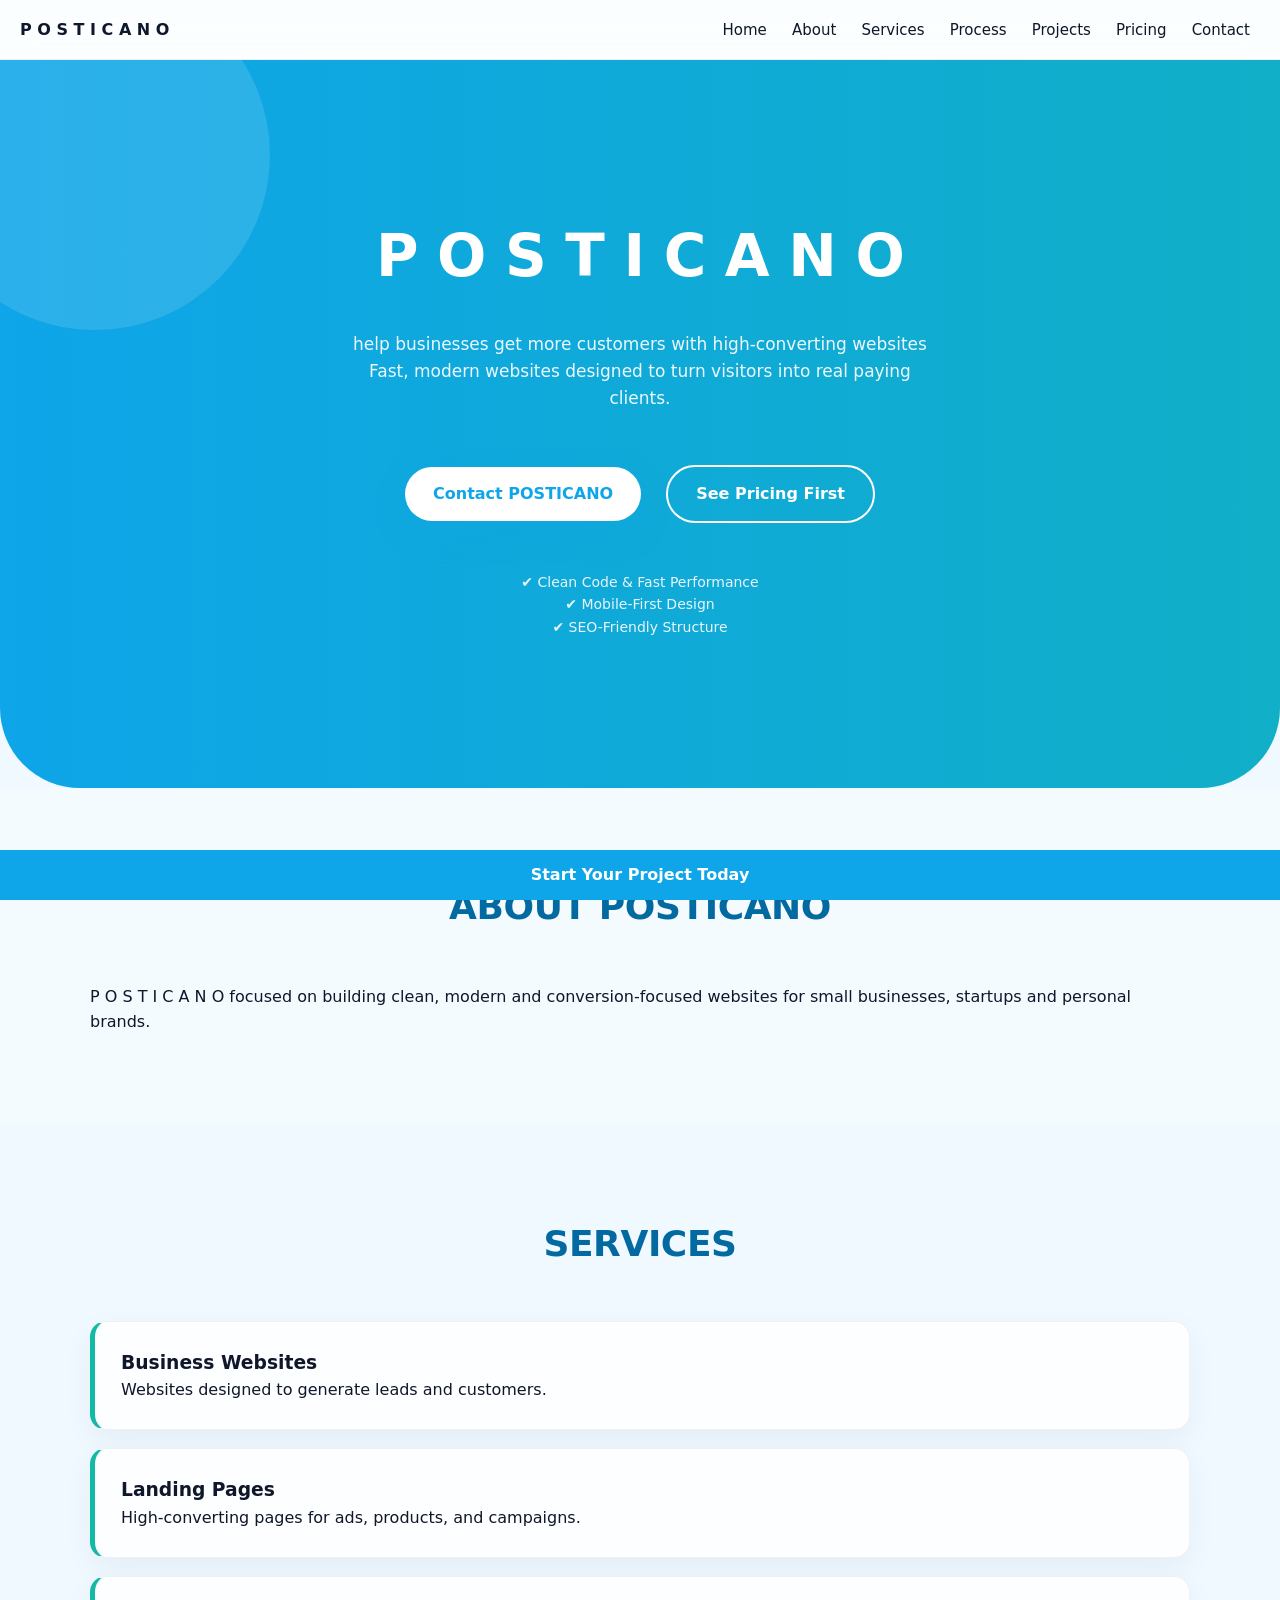
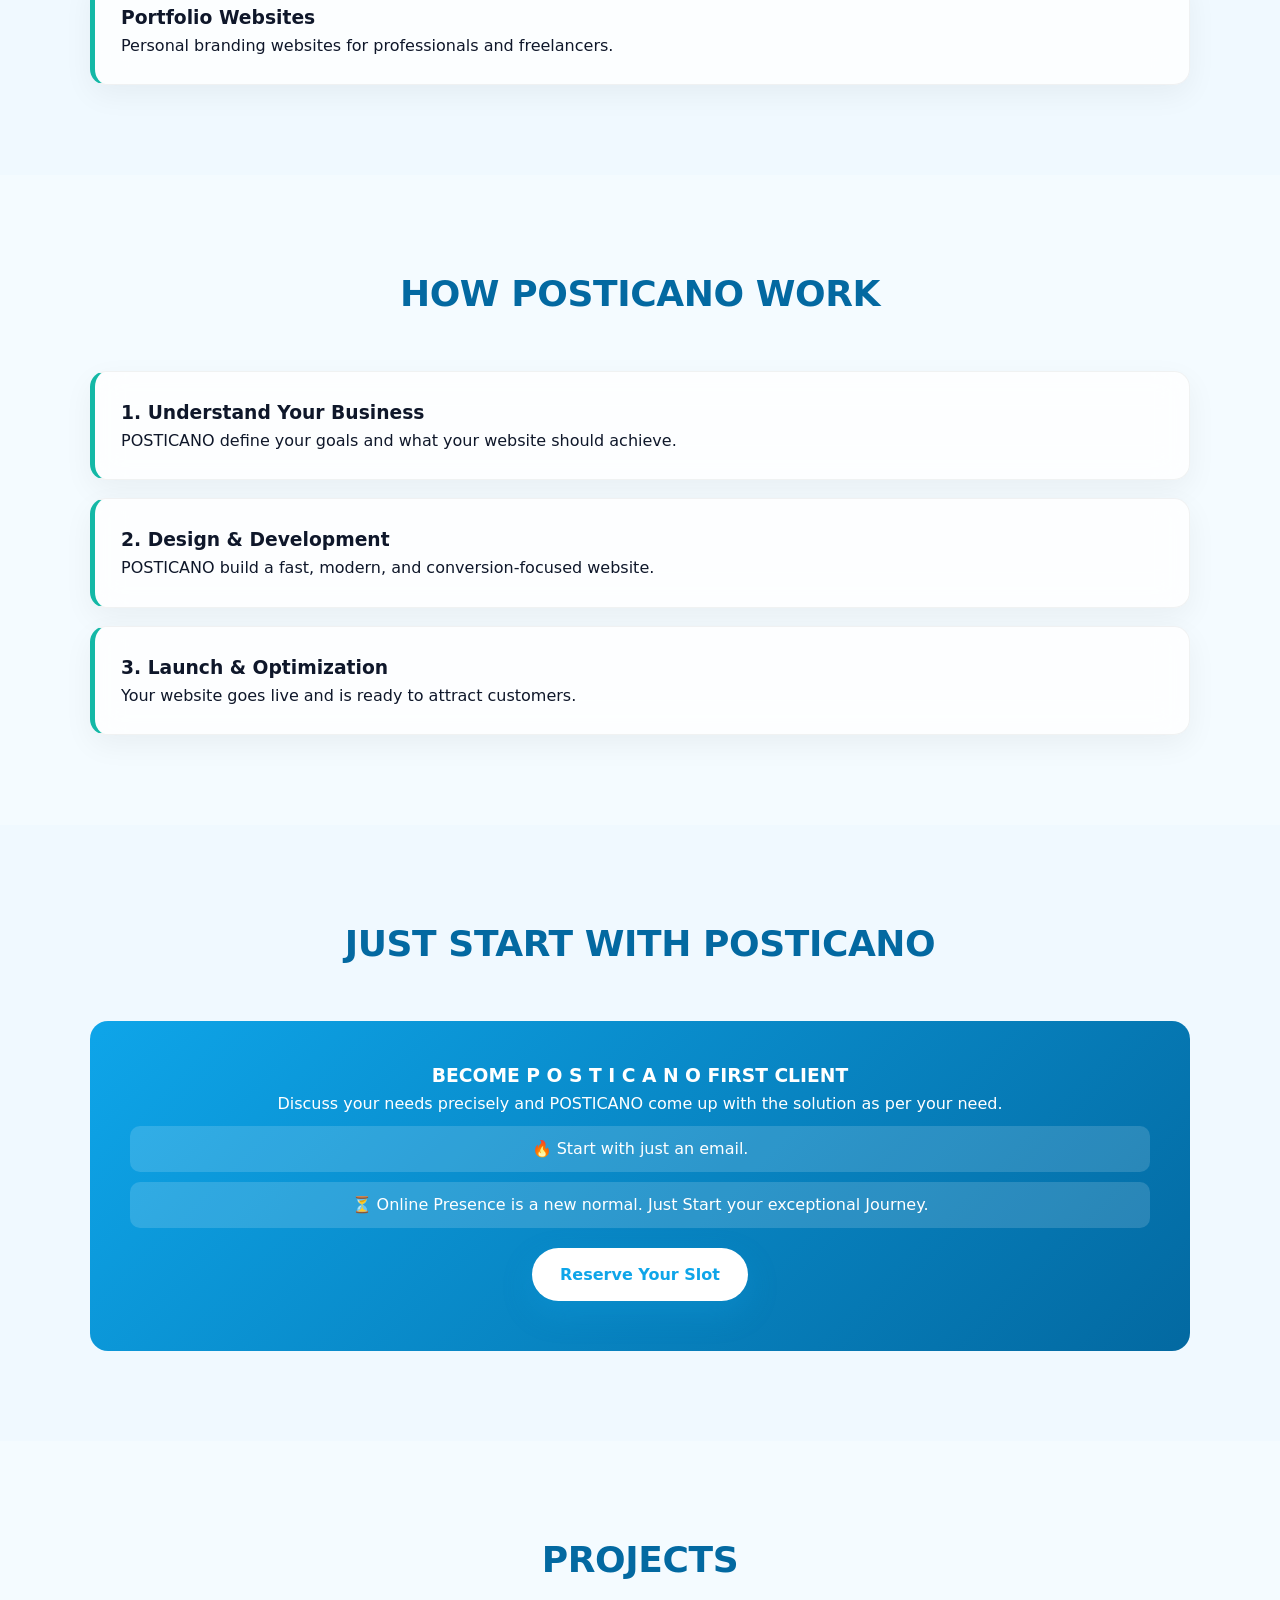
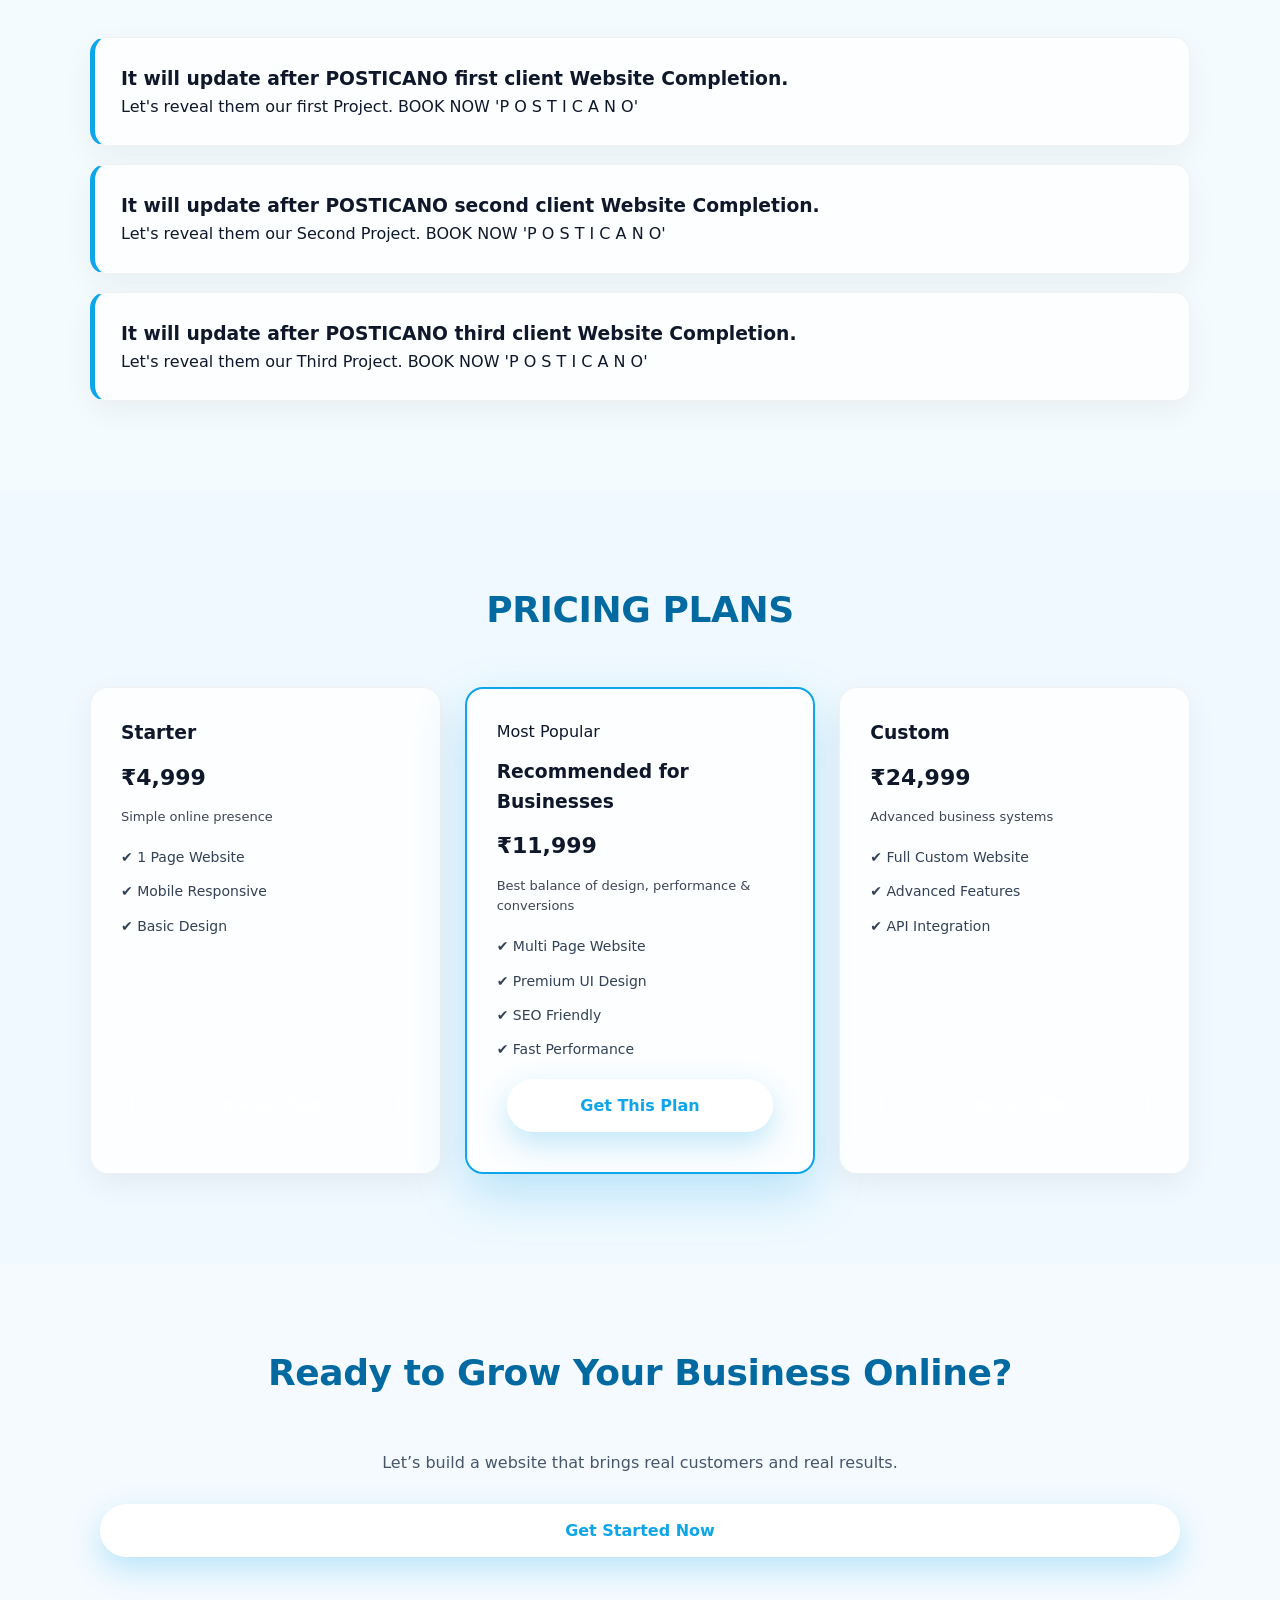
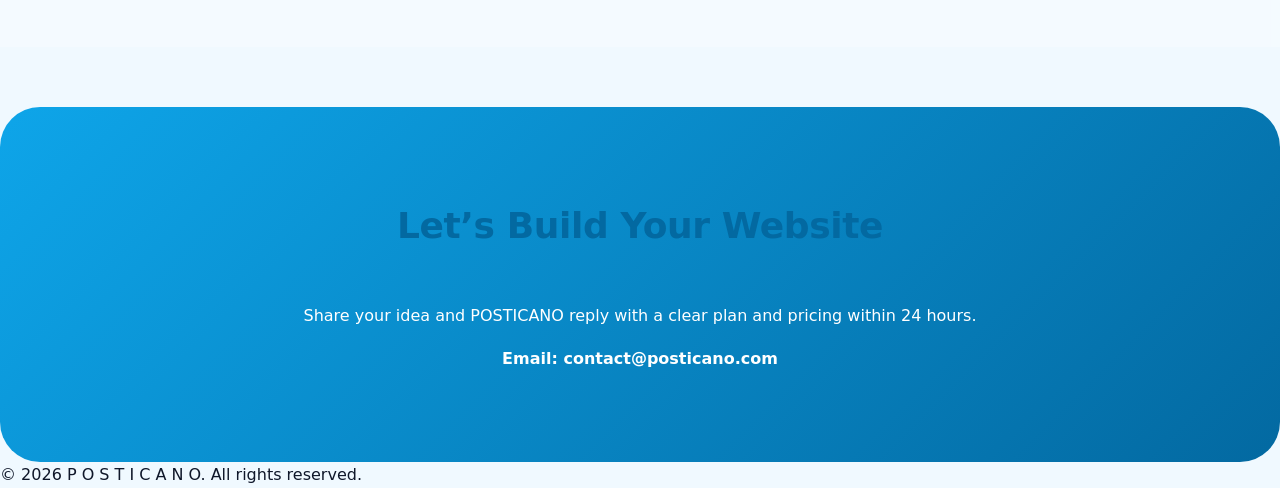
<file: Index.html>
<!DOCTYPE html>
<html lang="en">

<head>
  <meta charset="UTF-8" />
  <meta name="viewport" content="width=device-width, initial-scale=1.0"/>

  <title>P O S T I C A N O | Freelance Web Developement Service</title>

  <meta name="description" content="Freelance web developer building high-converting, fast, and modern websites for businesses that want more customers.">

  <link rel="stylesheet" href="style.css">
</head>

<body>

  <!-- ================= PROGRESS BAR ================= -->
  <div id="progress-bar"></div>

  <!-- ================= NAVBAR ================= -->
  <nav>
    <div><strong>P O S T I C A N O</strong></div>

    <div>
      <a href="#home">Home</a>
      <a href="#about">About</a>
      <a href="#services">Services</a>
      <a href="#process">Process</a>
      <a href="#projects">Projects</a>
      <a href="#pricing">Pricing</a>
      <a href="#contact">Contact</a>
    </div>
  </nav>

  <!-- ================= HERO ================= -->
  <header class="hero" id="home">

    <div class="container reveal">

      <h1>
        P O S T I C A N O
      </h1>

      <p>
        help businesses get more customers with high-converting websites Fast, modern websites designed to turn visitors into real paying clients.
      </p>

      <!-- CTA -->
      <div>
        <a href="#contact" class="btn primary">Contact POSTICANO</a>
        <a href="#pricing" class="btn secondary">See Pricing First</a>
      </div>

      <!-- TRUST SIGNAL -->
      <div style="margin-top:20px; font-size:14px; opacity:0.9;">
        ✔ Clean Code & Fast Performance<br>
        ✔ Mobile-First Design<br>
        ✔ SEO-Friendly Structure
      </div>

    </div>

  </header>

  <!-- ================= ABOUT ================= -->
  <section id="about">
    <div class="container reveal">

      <h2>ABOUT POSTICANO</h2>

      <p>
        P O S T I C A N O focused on building clean, modern and conversion-focused websites for small businesses, startups and personal brands.
      </p>

    </div>
  </section>

  <!-- ================= SERVICES ================= -->
  <section id="services">
    <div class="container">

      <h2>SERVICES</h2>

      <div class="service-box reveal">
        <h3>Business Websites</h3>
        <p>Websites designed to generate leads and customers.</p>
      </div>

      <div class="service-box reveal">
        <h3>Landing Pages</h3>
        <p>High-converting pages for ads, products, and campaigns.</p>
      </div>

      <div class="service-box reveal">
        <h3>Portfolio Websites</h3>
        <p>Personal branding websites for professionals and freelancers.</p>
      </div>

    </div>
  </section>

  <!-- ================= PROCESS ================= -->
  <section id="process">
    <div class="container reveal">

      <h2>HOW POSTICANO WORK</h2>

      <div class="service-box">
        <h3>1. Understand Your Business</h3>
        <p>POSTICANO define your goals and what your website should achieve.</p>
      </div>

      <div class="service-box">
        <h3>2. Design & Development</h3>
        <p>POSTICANO build a fast, modern, and conversion-focused website.</p>
      </div>

      <div class="service-box">
        <h3>3. Launch & Optimization</h3>
        <p>Your website goes live and is ready to attract customers.</p>
      </div>

    </div>
  </section>

  <!-- ================= URGENCY ================= -->
  <section class="urgency reveal">
    <div class="container">

      <h2>JUST START WITH POSTICANO</h2>

      <div class="urgency-box">

        <h3>BECOME P O S T I C A N O FIRST CLIENT</h3>

        <p>
          Discuss your needs precisely and POSTICANO come up with the solution as per your need.
        </p>

        <div class="slot">🔥 Start with just an email.</div>
        <div class="slot">⏳ Online Presence is a new normal. Just Start your exceptional Journey.</div>

        <a href="#contact" class="btn primary">Reserve Your Slot</a>

      </div>

    </div>
  </section>

  <!-- ================= PROJECTS ================= -->
  <section id="projects">
    <div class="container">

      <h2>PROJECTS</h2>

      <div class="project-card reveal">
        <h3>It will update after POSTICANO first client Website Completion.</h3>
        <p>Let's reveal them our first Project. BOOK NOW   'P O S T I C A N O'</p>
      </div>

      <div class="project-card reveal">
        <h3>It will update after POSTICANO second client Website Completion.</h3>
        <p>Let's reveal them our Second Project. BOOK NOW   'P O S T I C A N O'</p>
      </div>

      <div class="project-card reveal">
        <h3>It will update after POSTICANO third client Website Completion.</h3>
        <p>Let's reveal them our Third Project. BOOK NOW   'P O S T I C A N O'</p>
      </div>

    </div>
  </section>

  <!-- ================= PRICING ================= -->
  <section id="pricing">
    <div class="container reveal">

      <h2>PRICING PLANS</h2>

      <div class="pricing-table">

        <div class="pricing-card">
          <h3>Starter</h3>
          <p class="price">₹4,999</p>
          <p style="font-size:13px; opacity:0.8;">Simple online presence</p>

          <ul>
            <li>✔ 1 Page Website</li>
            <li>✔ Mobile Responsive</li>
            <li>✔ Basic Design</li>
          </ul>

          <a href="#contact" class="btn secondary">Choose Plan</a>
        </div>

        <div class="pricing-card featured">

          <div class="badge">Most Popular</div>

          <h3>Recommended for Businesses</h3>
          <p class="price">₹11,999</p>
          <p style="font-size:13px; opacity:0.8;">
            Best balance of design, performance & conversions
          </p>

          <ul>
            <li>✔ Multi Page Website</li>
            <li>✔ Premium UI Design</li>
            <li>✔ SEO Friendly</li>
            <li>✔ Fast Performance</li>
          </ul>

          <a href="#contact" class="btn primary">Get This Plan</a>
        </div>

        <div class="pricing-card">
          <h3>Custom</h3>
          <p class="price">₹24,999</p>
          <p style="font-size:13px; opacity:0.8;">Advanced business systems</p>

          <ul>
            <li>✔ Full Custom Website</li>
            <li>✔ Advanced Features</li>
            <li>✔ API Integration</li>
          </ul>

          <a href="#contact" class="btn secondary">Contact Me</a>
        </div>

      </div>

    </div>
  </section>

  <!-- ================= FINAL CTA ================= -->
  <section class="final-cta reveal">
    <div class="container">

      <h2>Ready to Grow Your Business Online?</h2>

      <p>
        Let’s build a website that brings real customers and real results.
      </p>

      <a href="#contact" class="btn primary">Get Started Now</a>

    </div>
  </section>

  <!-- ================= CONTACT ================= -->
  <section id="contact" class="contact">
    <div class="container reveal">

      <h2>Let’s Build Your Website</h2>

      <p>
        Share your idea and POSTICANO reply with a clear plan and pricing within 24 hours.
      </p>

      <p>
        <strong>Email: contact@posticano.com</strong>
      </p>

    </div>
  </section>

  <!-- ================= STICKY CTA ================= -->
  <div class="sticky-cta">
    <a href="#contact">Start Your Project Today</a>
  </div>

  <!-- ================= FOOTER ================= -->
  <footer>
    <p>© 2026 P O S T I C A N O. All rights reserved.</p>
  </footer>

  <!-- ================= JS ================= -->
  <script src="script.js"></script>

</body>
</html>
</file>
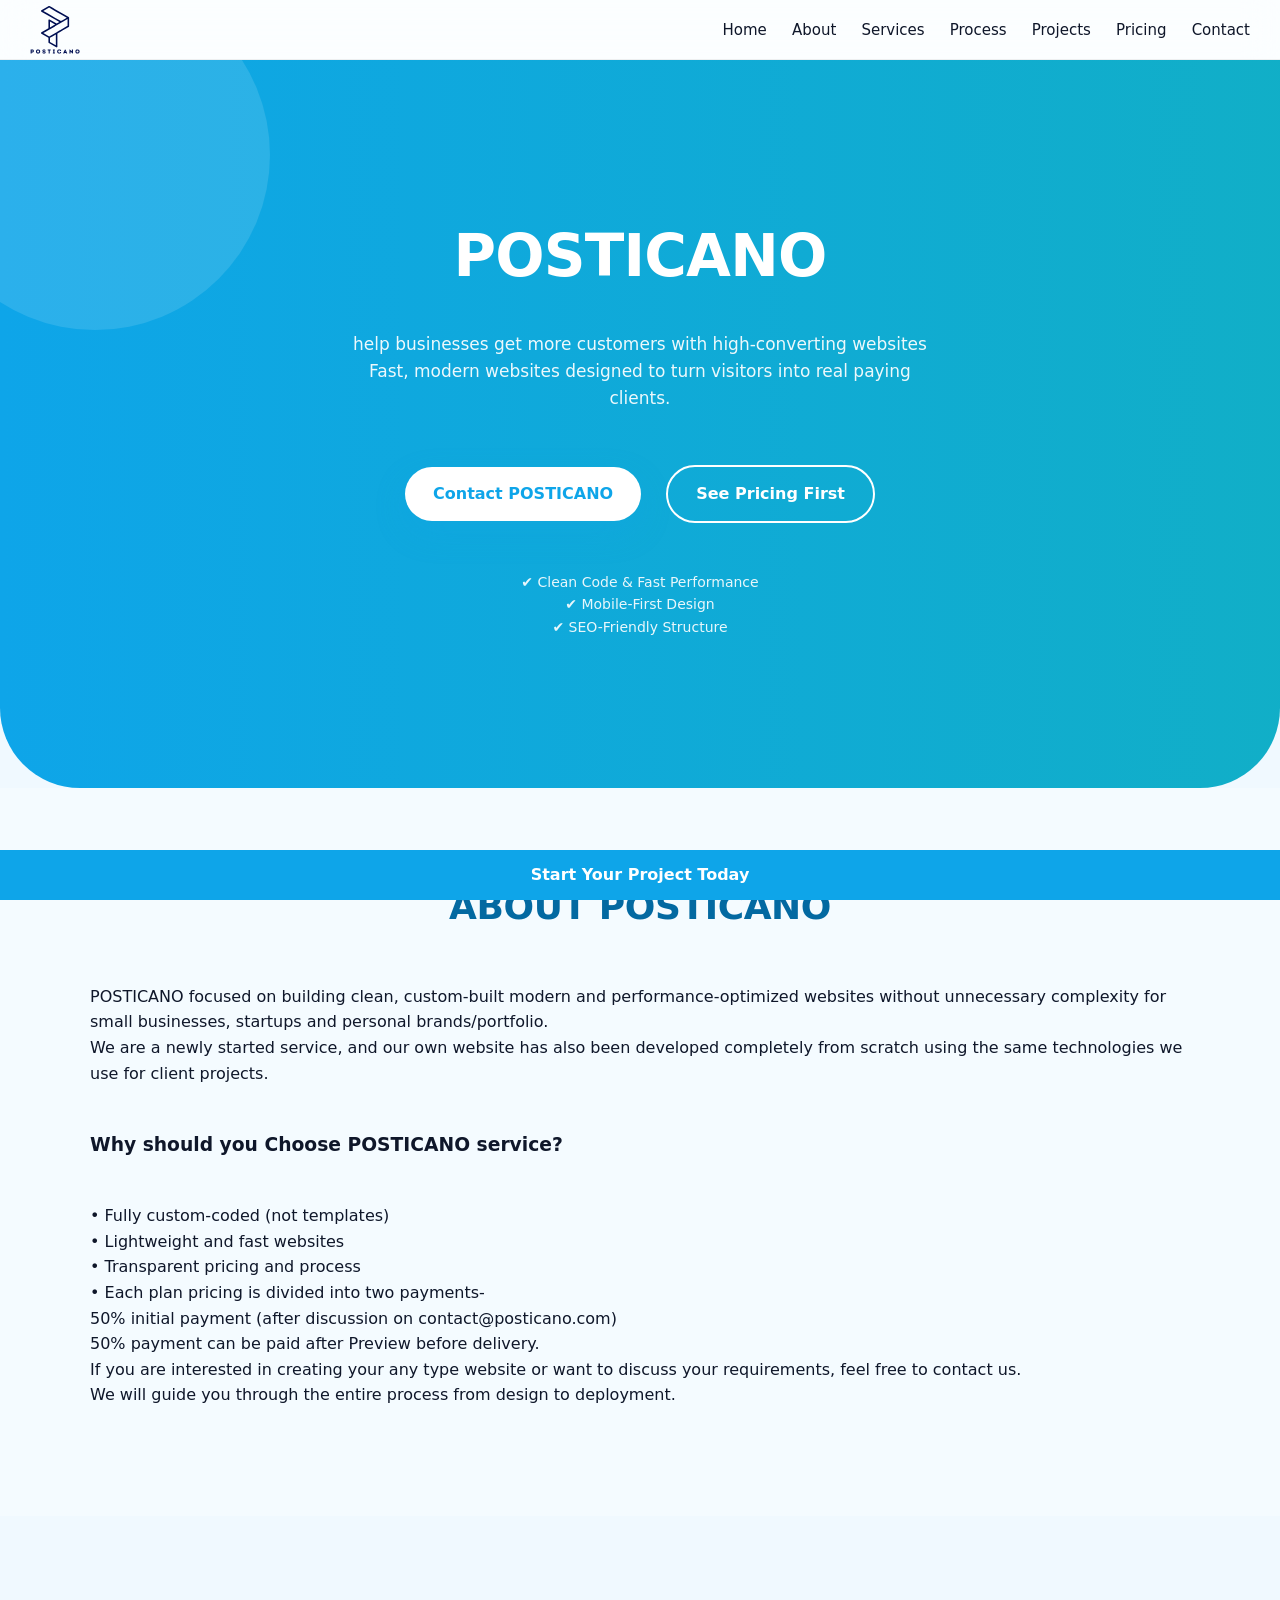
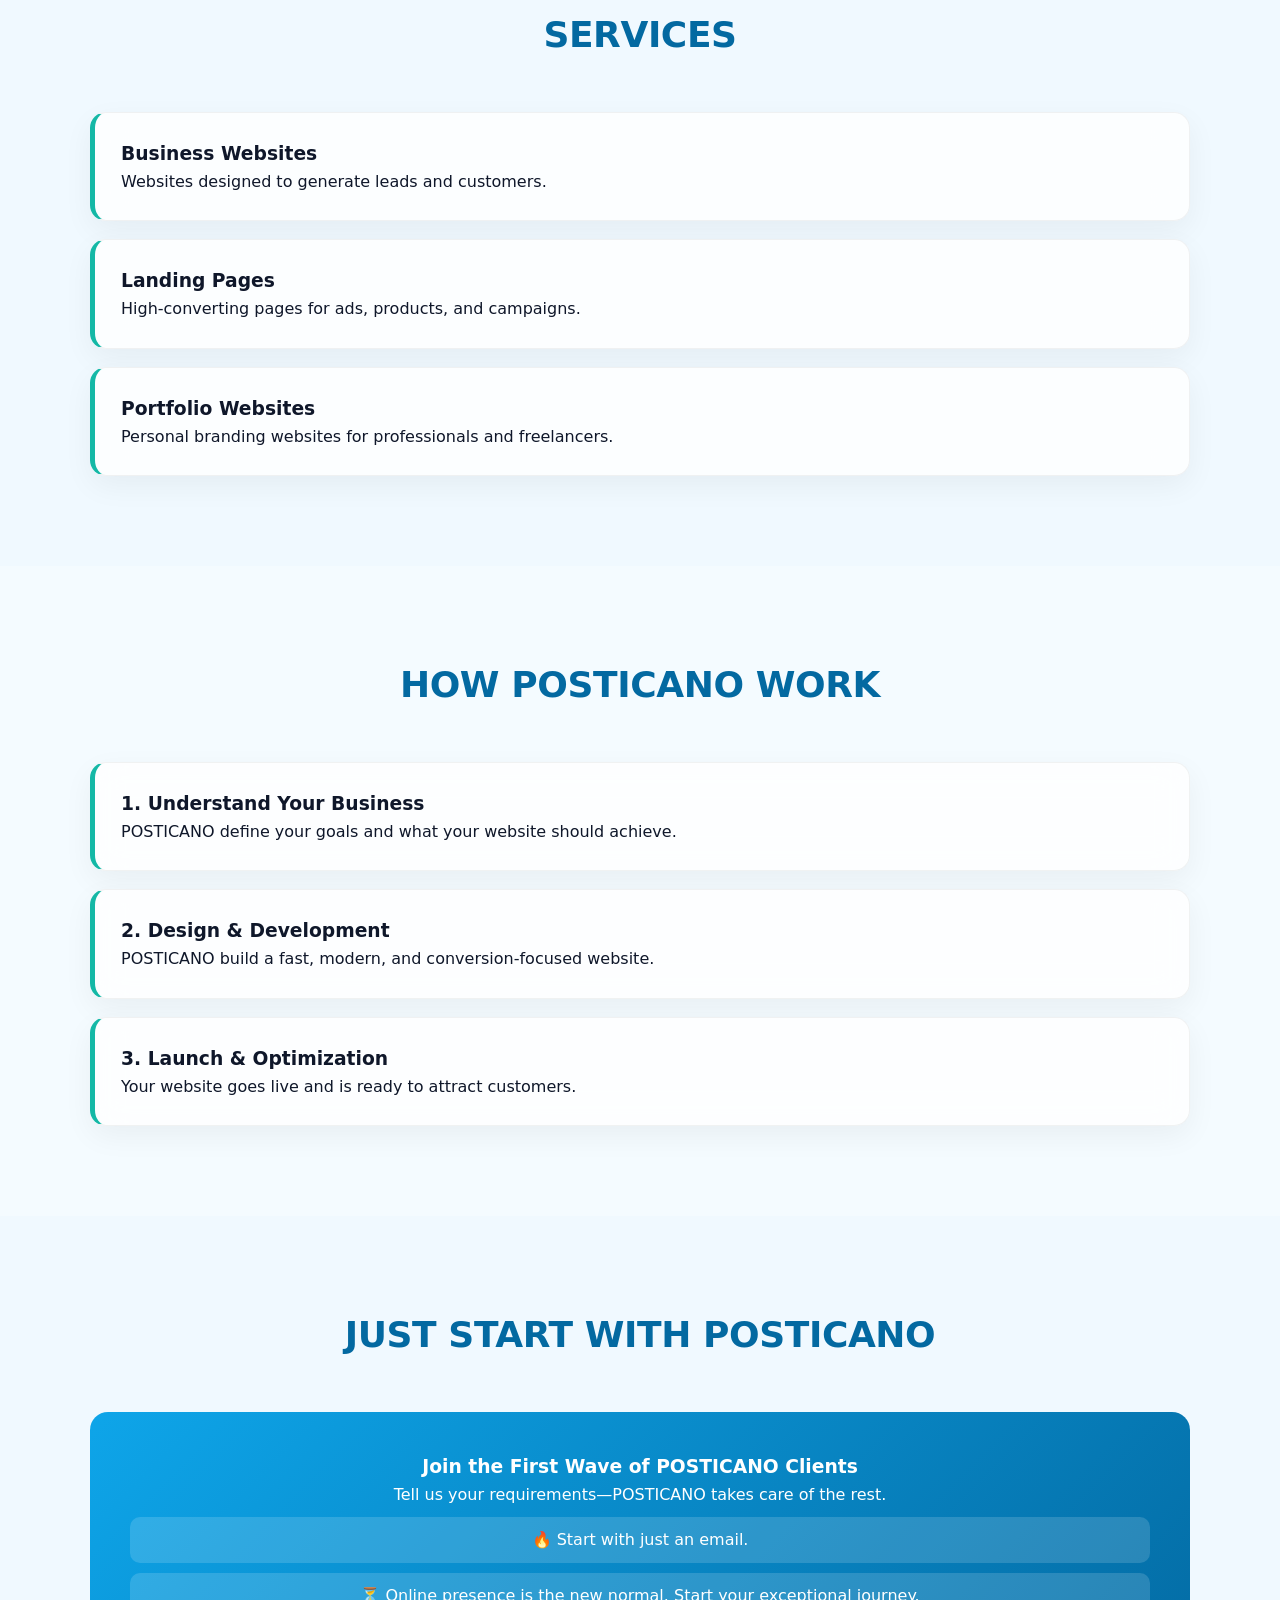
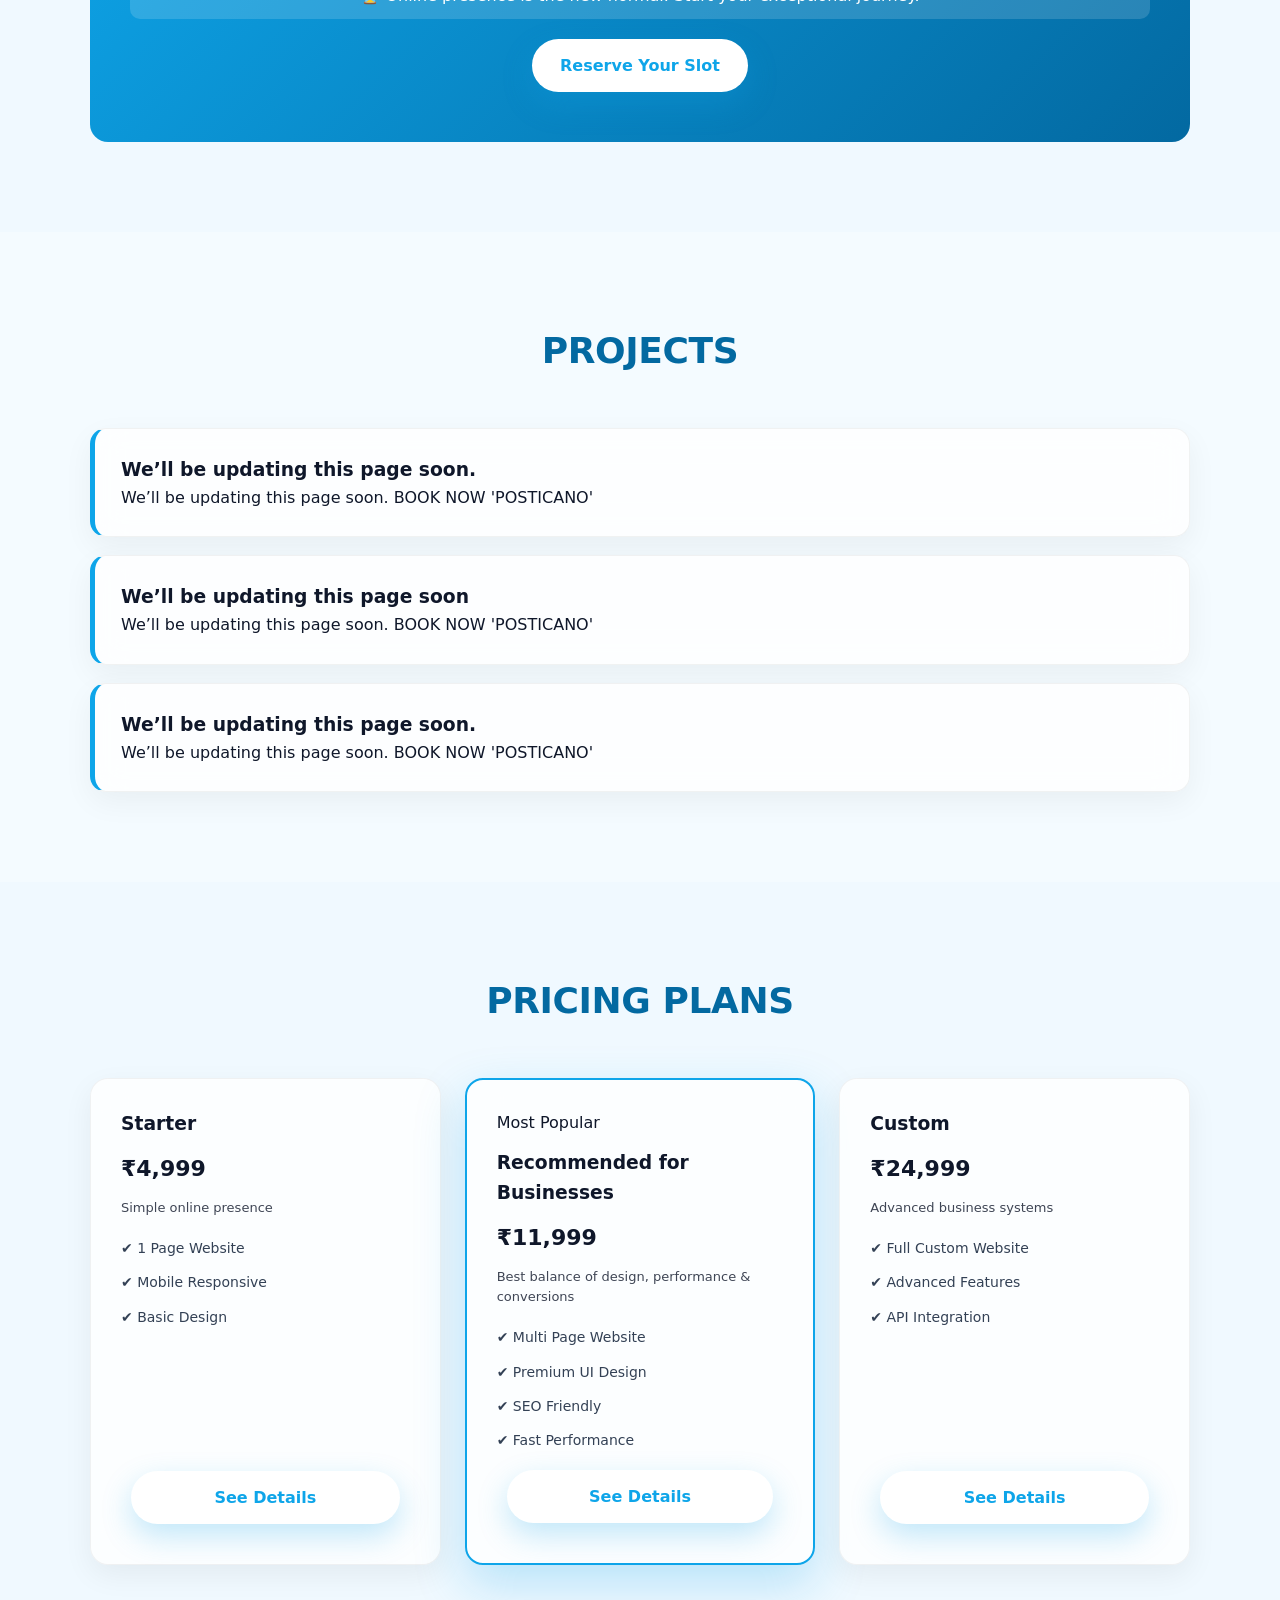
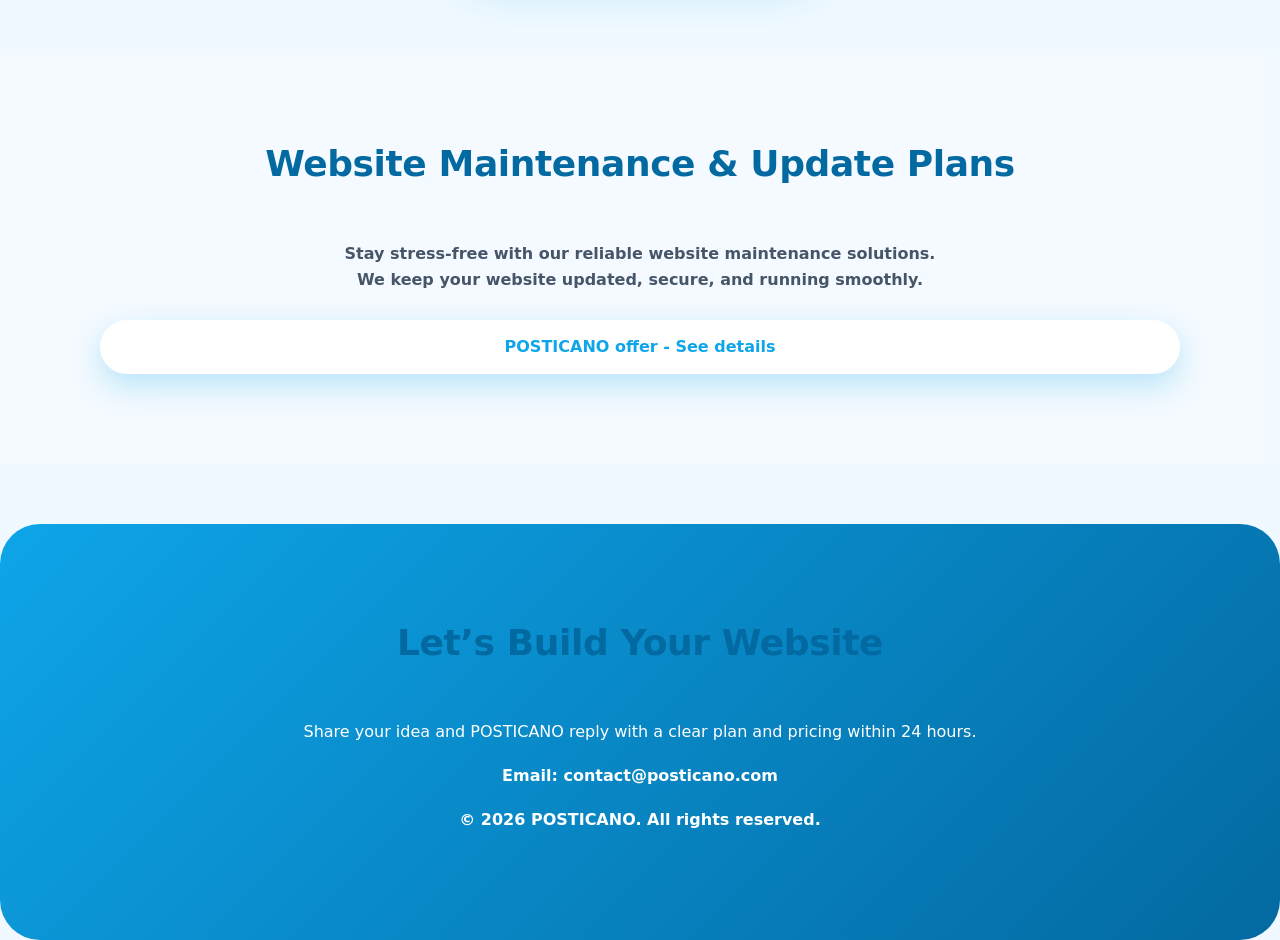
<file: index.html>
<!DOCTYPE html>
<html lang="en">

<head>
  <meta charset="UTF-8" />
  <meta name="viewport" content="width=device-width, initial-scale=1.0"/>

  <title>POSTICANO | Freelance Web Developement Service</title>
  <link rel="icon" type="image/svg+xml" href="/favicon.svg">

  <meta name="description" content="Freelance web developer building high-converting, fast, and modern websites for businesses that want more customers.">

  <link rel="stylesheet" href="style.css">
	<link rel="manifest" href="/manifest.json">

<meta name="theme-color" content="#0EA5E9">

<link rel="apple-touch-icon" href="/icons/icon-192.png">

<meta name="apple-mobile-web-app-capable" content="yes">

<meta name="apple-mobile-web-app-status-bar-style" content="default">

	<!-- Google tag (gtag.js) -->
<script async src="https://www.googletagmanager.com/gtag/js?id=G-PV6RDP1KFN"></script>
<script>
  window.dataLayer = window.dataLayer || [];
  function gtag(){dataLayer.push(arguments);}
  gtag('js', new Date());

  gtag('config', 'G-PV6RDP1KFN');
</script>
</head>

<body>

  <!-- ================= PROGRESS BAR ================= -->
  <div id="progress-bar"></div>

  <!-- ================= NAVBAR ================= -->
  <nav>

    
    <div>
      <a href="/" class="logo">
  <img src="logo.svg" alt="Logo"></a></div>

    <div>
      <a href="#home">Home</a>
      <a href="#about">About</a>
      <a href="#services">Services</a>
      <a href="#process">Process</a>
      <a href="#projects">Projects</a>
      <a href="#pricing">Pricing</a>
      <a href="#contact">Contact</a>
    </div>
  </nav>

  <!-- ================= HERO ================= -->
  <header class="hero" id="home">

    <div class="container reveal">

      <h1>
        POSTICANO
      </h1>

      <p>
        help businesses get more customers with high-converting websites Fast, modern websites designed to turn visitors into real paying clients.
      </p>

      <!-- CTA -->
      <div>
        <a href="#contact" class="btn primary">Contact POSTICANO</a>
        <a href="#pricing" class="btn secondary">See Pricing First</a>
      </div>

      <!-- TRUST SIGNAL -->
      <div style="margin-top:20px; font-size:14px; opacity:0.9;">
        ✔ Clean Code & Fast Performance<br>
        ✔ Mobile-First Design<br>
        ✔ SEO-Friendly Structure
      </div>

    </div>

  </header>

  <!-- ================= ABOUT ================= -->
  <section id="about">
    <div class="container reveal">

      <h2>ABOUT POSTICANO</h2>

      <p>
         POSTICANO focused on building clean, custom-built modern and performance-optimized websites without unnecessary complexity for small businesses, startups and personal brands/portfolio.<br>
        We are a newly started service, and our own website has also been developed completely from scratch using the same technologies we use for client projects.<br><br>                                                
	<h3>Why should you Choose POSTICANO service?</h3><br>
        • Fully custom-coded (not templates)<br>
        • Lightweight and fast websites<br>
        • Transparent pricing and process<br>
        • Each plan pricing is divided into two payments-<br>
          50% initial payment (after discussion on contact@posticano.com)<br>
          50% payment can be paid after Preview before delivery.<br>
        If you are interested in creating your any type website or want to discuss your requirements, feel free to contact us.<br>
        We will guide you through the entire process from design to deployment.
      </p>
    </div>
  </section>

  <!-- ================= SERVICES ================= -->
  <section id="services">
    <div class="container">

      <h2>SERVICES</h2>

      <div class="service-box reveal">
        <h3>Business Websites</h3>
        <p>Websites designed to generate leads and customers.</p>
      </div>

      <div class="service-box reveal">
        <h3>Landing Pages</h3>
        <p>High-converting pages for ads, products, and campaigns.</p>
      </div>

      <div class="service-box reveal">
        <h3>Portfolio Websites</h3>
        <p>Personal branding websites for professionals and freelancers.</p>
      </div>

    </div>
  </section>

  <!-- ================= PROCESS ================= -->
  <section id="process">
    <div class="container reveal">

      <h2>HOW POSTICANO WORK</h2>

      <div class="service-box">
        <h3>1. Understand Your Business</h3>
        <p>POSTICANO define your goals and what your website should achieve.</p>
      </div>

      <div class="service-box">
        <h3>2. Design & Development</h3>
        <p>POSTICANO build a fast, modern, and conversion-focused website.</p>
      </div>

      <div class="service-box">
        <h3>3. Launch & Optimization</h3>
        <p>Your website goes live and is ready to attract customers.</p>
      </div>

    </div>
  </section>

  <!-- ================= URGENCY ================= -->
  <section class="urgency reveal">
    <div class="container">

      <h2>JUST START WITH POSTICANO</h2>

      <div class="urgency-box">

        <h3>Join the First Wave of POSTICANO Clients</h3>

        <p>
          Tell us your requirements—POSTICANO takes care of the rest.
        </p>

        <div class="slot">🔥 Start with just an email.</div>
        <div class="slot">⏳ Online presence is the new normal. Start your exceptional journey.</div>

        <a href="#contact" class="btn primary">Reserve Your Slot</a>

      </div>

    </div>
  </section>

  <!-- ================= PROJECTS ================= -->
  <section id="projects">
    <div class="container">

      <h2>PROJECTS</h2>

      <div class="project-card reveal">
        <h3>We’ll be updating this page soon.</h3>
        <p>We’ll be updating this page soon. BOOK NOW   'POSTICANO'</p>
      </div>

      <div class="project-card reveal">
        <h3>We’ll be updating this page soon</h3>
        <p>We’ll be updating this page soon. BOOK NOW   'POSTICANO'</p>
      </div>

      <div class="project-card reveal">
        <h3>We’ll be updating this page soon.</h3>
        <p>We’ll be updating this page soon. BOOK NOW   'POSTICANO'</p>
      </div>

    </div>
  </section>

  <!-- ================= PRICING ================= -->
  <section id="pricing">
    <div class="container reveal">

      <h2>PRICING PLANS</h2>

      <div class="pricing-table">

        <div class="pricing-card">
          <h3>Starter</h3>
          <p class="price">₹4,999</p>
          <p style="font-size:13px; opacity:0.8;">Simple online presence</p>

          <ul>
            <li>✔ 1 Page Website</li>
            <li>✔ Mobile Responsive</li>
            <li>✔ Basic Design</li>
          </ul>

          <a href="starter.html" class="btn primary">See Details</a>
        </div>

        <div class="pricing-card featured">

          <div class="badge">Most Popular</div>

          <h3>Recommended for Businesses</h3>
          <p class="price">₹11,999</p>
          <p style="font-size:13px; opacity:0.8;">
            Best balance of design, performance & conversions
          </p>

          <ul>
            <li>✔ Multi Page Website</li>
            <li>✔ Premium UI Design</li>
            <li>✔ SEO Friendly</li>
            <li>✔ Fast Performance</li>
          </ul>

          <a href="business.html" class="btn primary">See Details</a>

        </div>

        <div class="pricing-card">
          <h3>Custom</h3>
          <p class="price">₹24,999</p>
          <p style="font-size:13px; opacity:0.8;">Advanced business systems</p>

          <ul>
            <li>✔ Full Custom Website</li>
            <li>✔ Advanced Features</li>
            <li>✔ API Integration</li>
          </ul>

          <a href="custom.html" class="btn primary">See Details</a>
        </div>

      </div>

    </div>
  </section>

  <!-- ================= FINAL CTA ================= -->
  <section class="final-cta reveal">
    <div class="container">

      <h2>Website Maintenance & Update Plans</h2>

      <p>
        <b>Stay stress-free with our reliable website maintenance solutions. We keep your website updated, secure, and running smoothly.</b>
      </p>

      <a href="offer.html" class="btn primary"><b>POSTICANO offer - See details</b></a>

    </div>
  </section>

  <!-- ================= CONTACT ================= -->
  <section id="contact" class="contact">
    <div class="container reveal">

      <h2>Let’s Build Your Website</h2>

      <p>
        Share your idea and POSTICANO reply with a clear plan and pricing within 24 hours.
      </p>

      <p>
        <strong>Email: contact@posticano.com</strong>
      </p>
      <p><b>© 2026 POSTICANO. All rights reserved.<b></p>

    </div>
  </section>

  <!-- ================= STICKY CTA ================= -->
  <div class="sticky-cta">
    <a href="#contact">Start Your Project Today</a>
  </div>
  
 <!-- ================= JS ================= -->
  <script src="script.js"></script>

</body>
</html>
</file>
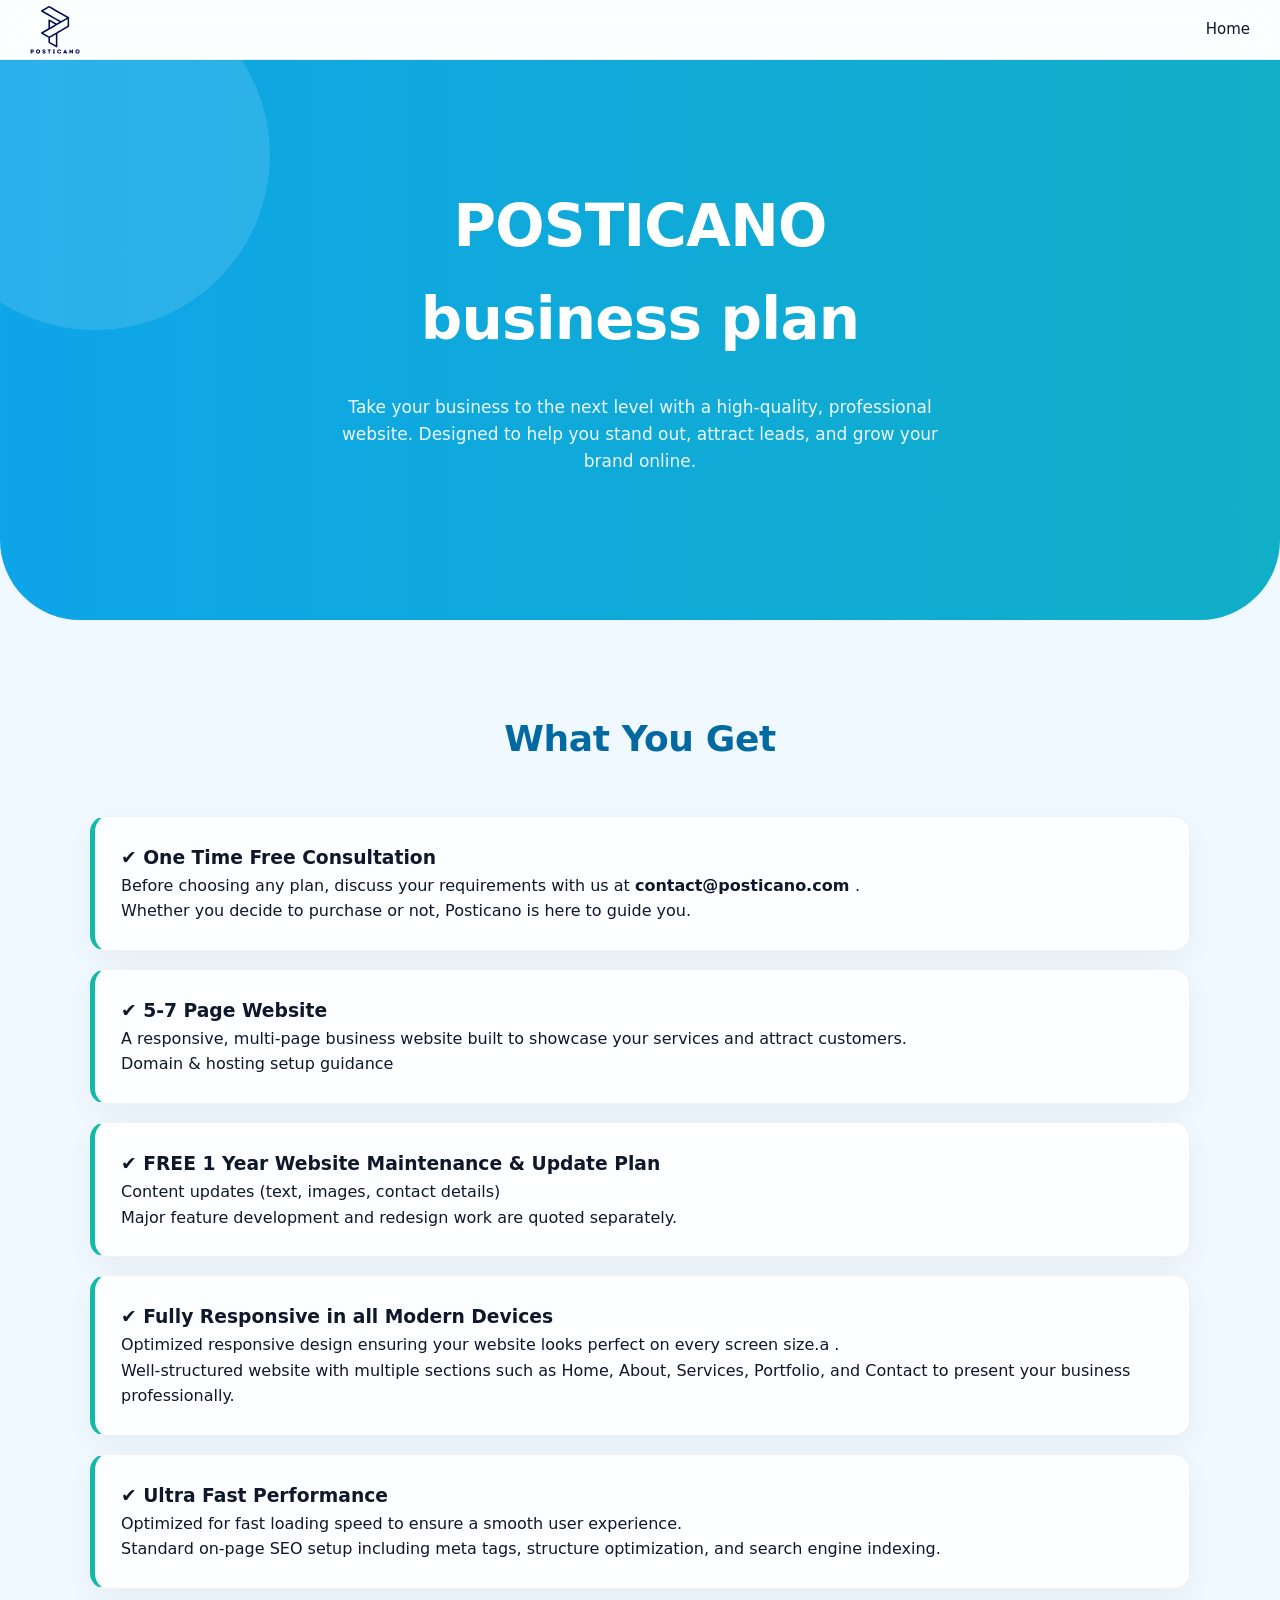
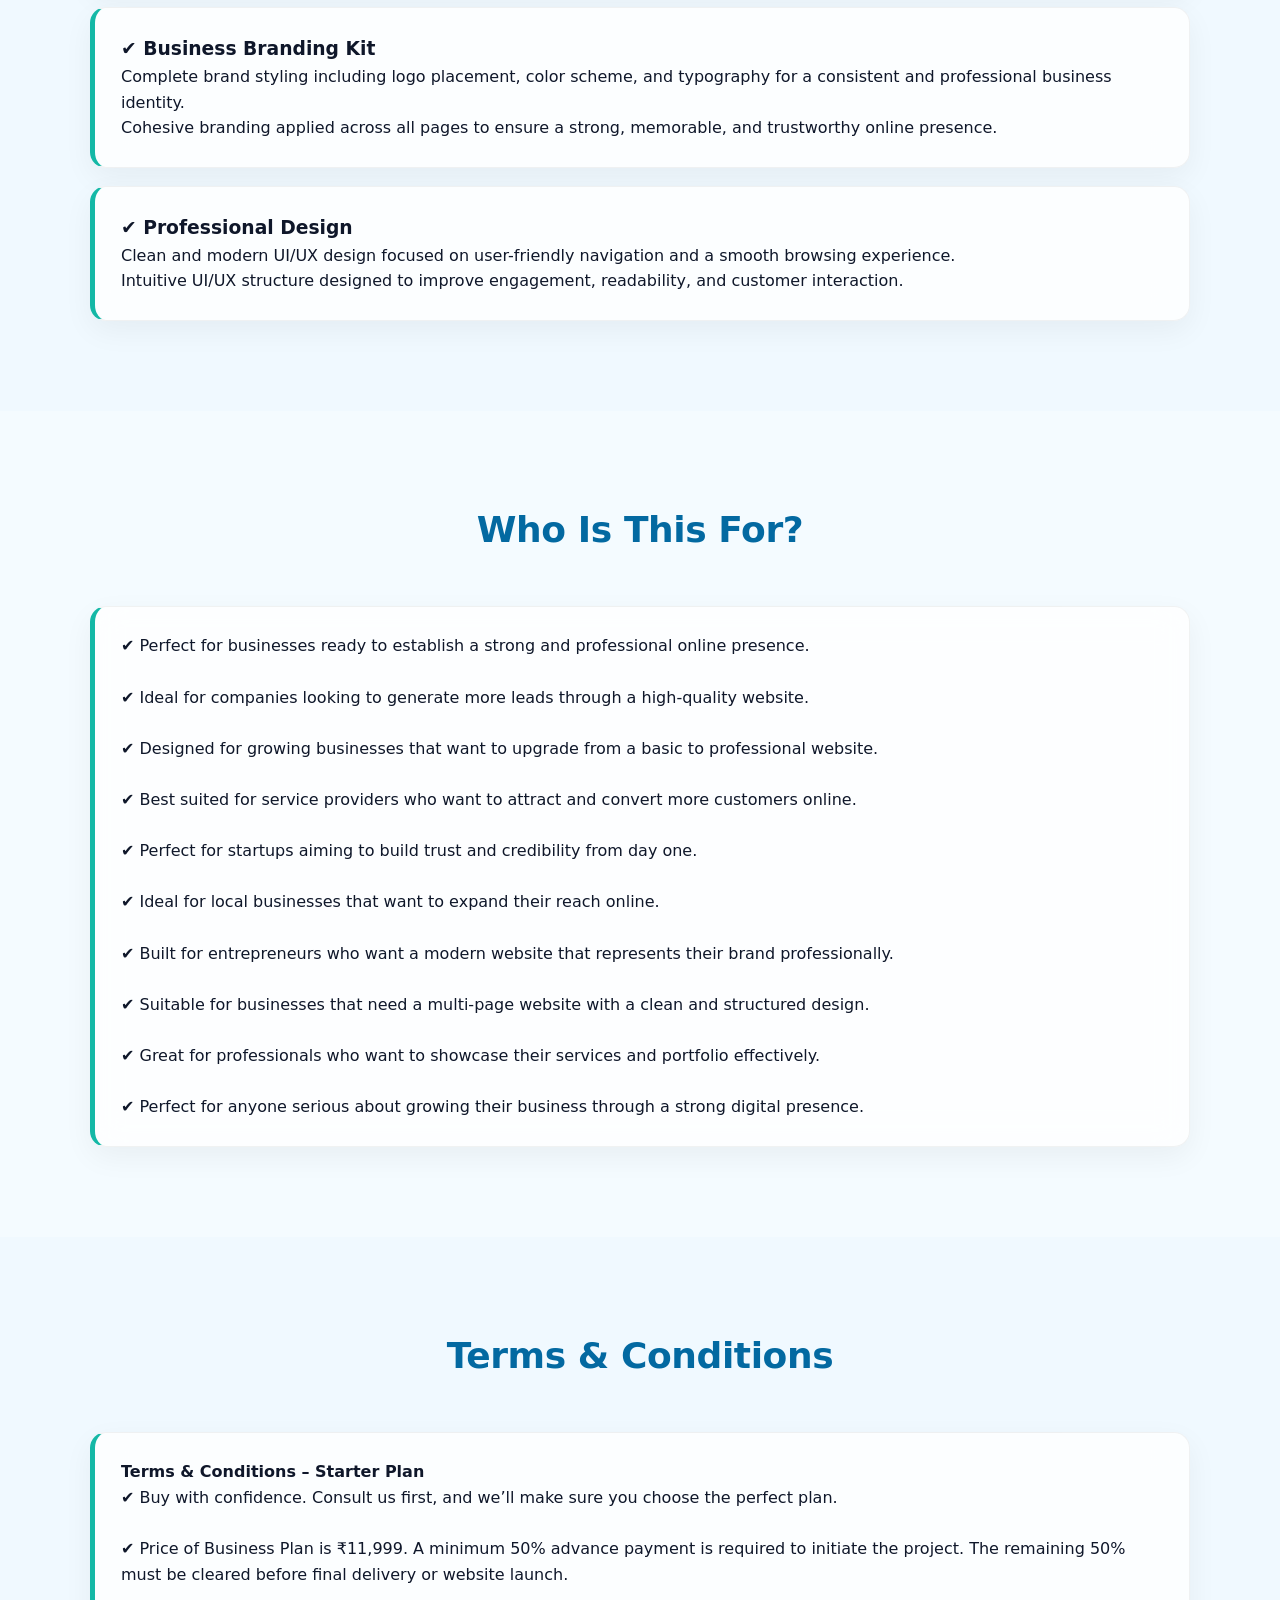
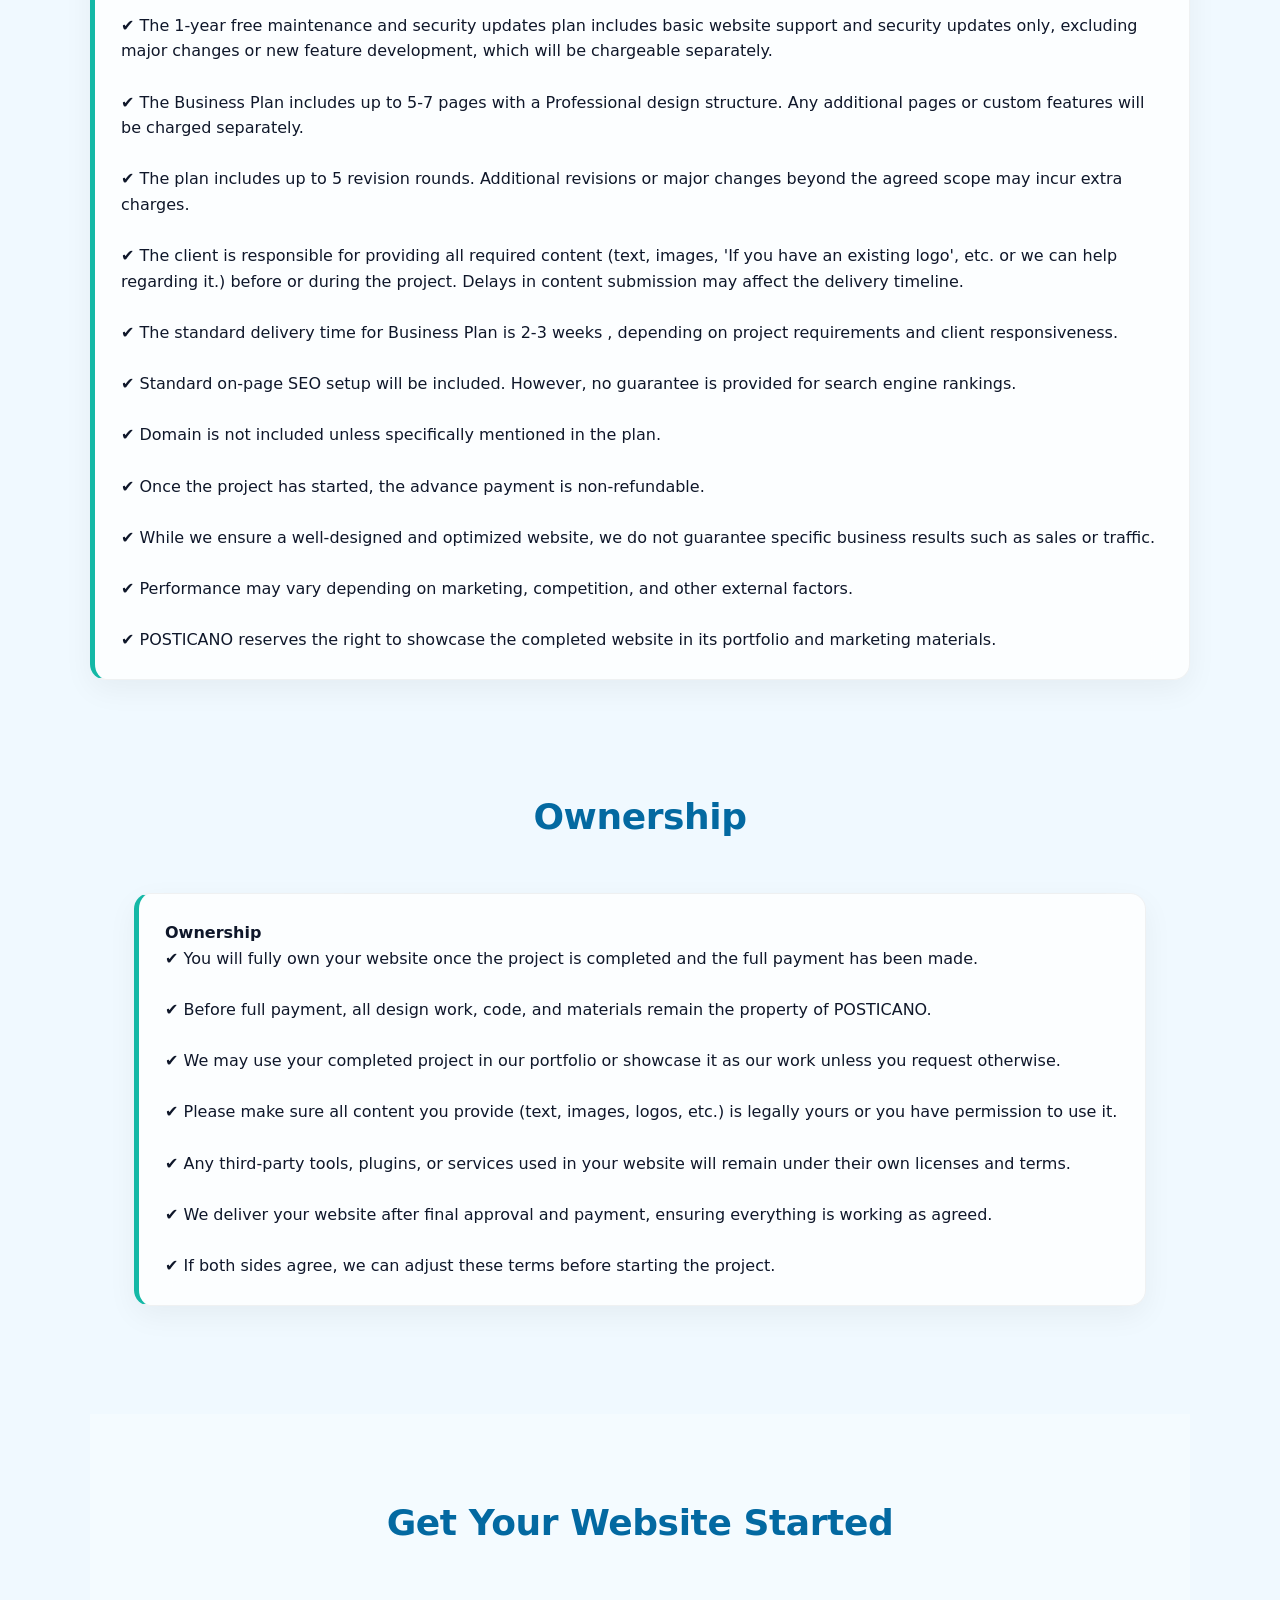
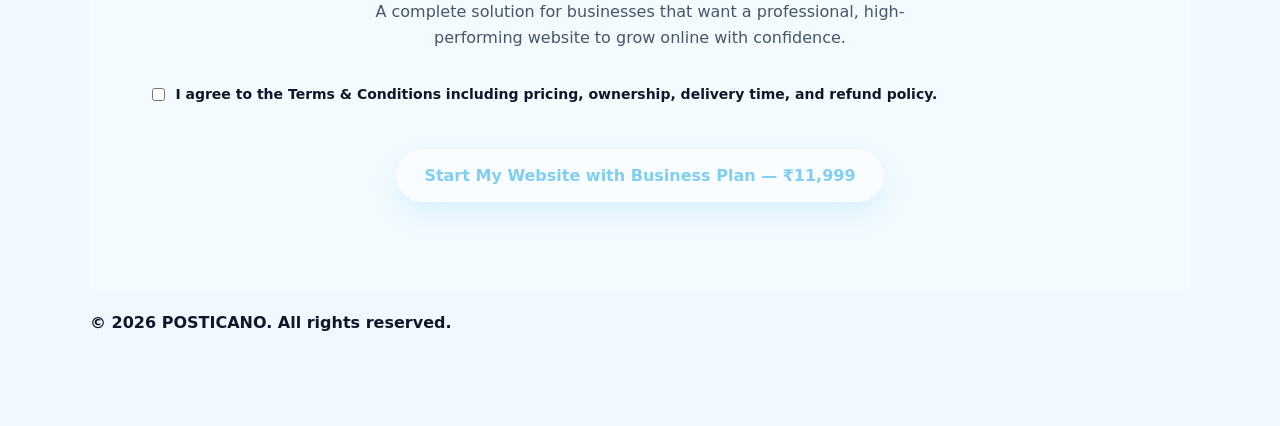
<file: business.html>
<!DOCTYPE html>
<html lang="en">
<head>
  <meta charset="UTF-8" />
  <meta name="viewport" content="width=device-width, initial-scale=1.0"/>

  <title>POSTICANO business plan</title>

  <link rel="stylesheet" href="style.css">

<link rel="manifest" href="/manifest.json">

<meta name="theme-color" content="#0EA5E9">

<link rel="apple-touch-icon" href="/icons/icon-192.png">

<meta name="apple-mobile-web-app-capable" content="yes">

<meta name="apple-mobile-web-app-status-bar-style" content="default">

  
  <!-- Google tag (gtag.js) -->
<script async src="https://www.googletagmanager.com/gtag/js?id=G-PV6RDP1KFN"></script>
<script>
  window.dataLayer = window.dataLayer || [];
  function gtag(){dataLayer.push(arguments);}
  gtag('js', new Date());

  gtag('config', 'G-PV6RDP1KFN');
</script>
</head>

<body>

  <!-- NAVBAR (MINIMAL) -->
  <nav>
    <a href="/" class="logo">
      <img src="logo.svg" alt="Logo">
    </a>

    <a href="index.html">Home</a>
  </nav>

  <!-- HERO -->
  <header class="hero" style="padding:120px 20px;">
    <div class="container reveal">

      <h1>POSTICANO<br>business plan</h1>

      <p>
        Take your business to the next level with a high-quality, professional website.
        Designed to help you stand out, attract leads, and grow your brand online.
      </p>

      

    </div>
  </header>

  <!-- BENEFITS -->
  <section>
    <div class="container reveal">

      <h2>What You Get</h2>

      <div class="service-box">
        <h3>✔ One Time Free Consultation</h3>
        <p>Before choosing any plan, discuss your requirements with us at <b>contact@posticano.com </b>.</p>
        <p>Whether you decide to purchase or not, Posticano is here to guide you.</p>
      </div>
  
      <div class="service-box">
        <h3>✔ 5-7 Page Website</h3>
        <p>A responsive, multi-page business website built to showcase your services and attract customers.</p>
        <p>Domain & hosting setup guidance</p>
      </div>


      <div class="service-box">
        <h3>✔ FREE 1 Year Website Maintenance & Update Plan</h3>
        <p>Content updates (text, images, contact details)</p>
        <p>Major feature development and redesign work are quoted separately.</p>
      </div>


      <div class="service-box">
        <h3>✔ Fully Responsive in all Modern Devices</h3>
        <p>Optimized responsive design ensuring your website looks perfect on every screen size.a .</p>
        <p>Well-structured website with multiple sections such as Home, About, Services, Portfolio, and Contact to present your business professionally.</p>
      </div>

      <div class="service-box">
        <h3>✔ Ultra Fast Performance </h3>
        <p>Optimized for fast loading speed to ensure a smooth user experience.</p>
        <p>Standard on-page SEO setup including meta tags, structure optimization, and search engine indexing.<p>
      </div>

      <div class="service-box">
        <h3>✔ Business Branding Kit</h3>
        <p>Complete brand styling including logo placement, color scheme, and typography for a consistent and professional business identity.</p>
        <p>Cohesive branding applied across all pages to ensure a strong, memorable, and trustworthy online presence.</p>
      </div>

      <div class="service-box">
        <h3>✔ Professional Design </h3>
        <p>Clean and modern UI/UX design focused on user-friendly navigation and a smooth browsing experience.</p>
        <p>Intuitive UI/UX structure designed to improve engagement, readability, and customer interaction.</p>
      </div>

    </div>
  </section>

  <!-- WHO IS THIS FOR -->
  <section>
    <div class="container reveal">

      <h2>Who Is This For?</h2>

      <div class="service-box">
        <p>
          ✔ Perfect for businesses ready to establish a strong and professional online presence.<br><br>

          ✔ Ideal for companies looking to generate more leads through a high-quality website.<br><br>

          ✔ Designed for growing businesses that want to upgrade from a basic to professional website.<br><br>

          ✔ Best suited for service providers who want to attract and convert more customers online.<br><br>

          ✔ Perfect for startups aiming to build trust and credibility from day one.<br><br>

          ✔ Ideal for local businesses that want to expand their reach online.<br><br>

          ✔ Built for entrepreneurs who want a modern website that represents their brand professionally.<br><br>

          ✔ Suitable for businesses that need a multi-page website with a clean and structured design.<br><br>

          ✔ Great for professionals who want to showcase their services and portfolio effectively.<br><br>

          ✔ Perfect for anyone serious about growing their business through a strong digital presence.
        </p>
      </div>

    </div>
  </section>

  <!-- TERMS -->
  <section>
    <div class="container reveal">

      <h2>Terms & Conditions</h2>

      <div class="service-box">
        <p><b>Terms & Conditions – Starter Plan</b></p>

<p>
✔ Buy with confidence. Consult us first, and we’ll make sure you choose the perfect plan.<br><br>

✔ Price of Business Plan is ₹11,999. A minimum 50% advance payment is required to initiate the project. The remaining 50% must be cleared before final delivery or website launch.<br><br>

✔ The 1-year free maintenance and security updates plan includes basic website support and security updates only, excluding major changes or new feature development, which will be chargeable separately.<br><br>

✔ The Business Plan includes up to 5-7 pages with a Professional design structure. Any additional pages or custom features will be charged separately.<br><br>

✔ The plan includes up to 5 revision rounds. Additional revisions or major changes beyond the agreed scope may incur extra charges.<br><br>

✔ The client is responsible for providing all required content (text, images, 'If you have an existing logo', etc. or we can help regarding it.) before or during the project. Delays in content submission may affect the delivery timeline.<br><br>

✔ The standard delivery time for Business Plan is 2-3 weeks , depending on project requirements and client responsiveness.<br><br>

✔ Standard on-page SEO setup will be included. However, no guarantee is provided for search engine rankings.<br><br>

✔ Domain is not included unless specifically mentioned in the plan.<br><br>

✔ Once the project has started, the advance payment is non-refundable.<br><br>

✔ While we ensure a well-designed and optimized website, we do not guarantee specific business results such as sales or traffic.<br><br>

✔ Performance may vary depending on marketing, competition, and other external factors.<br><br>

✔ POSTICANO reserves the right to showcase the completed website in its portfolio and marketing materials.

</p>     </div>

<!-- OWNERSHIP -->
  <section>
    <div class="container reveal">

      <h2>Ownership</h2>

      <div class="service-box">
        <p><b>Ownership</b></p>


<p>
✔ You will fully own your website once the project is completed and the full payment has been made.<br><br>

✔ Before full payment, all design work, code, and materials remain the property of POSTICANO.<br><br>

✔ We may use your completed project in our portfolio or showcase it as our work unless you request otherwise.<br><br>

✔ Please make sure all content you provide (text, images, logos, etc.) is legally yours or you have permission to use it.<br><br>

✔ Any third-party tools, plugins, or services used in your website will remain under their own licenses and terms.<br><br>

✔ We deliver your website after final approval and payment, ensuring everything is working as agreed.<br><br>

✔ If both sides agree, we can adjust these terms before starting the project.
</p>




    </div>
  </section>

  <!-- FINAL CTA -->
  <section class="final-cta">
    <div class="container reveal">

      <h2>Get Your Website Started</h2>

      <p>
        A complete solution for businesses that want a professional, high-performing website to grow online with confidence.
      </p>


<label style="display:flex; align-items:center; gap:10px; margin:15px 0; font-size:14px;">
  <input type="checkbox" id="agreeTerms">
  <b>I agree to the Terms & Conditions including pricing, ownership, delivery time, and refund policy.<b>
</label>


      <a id="buyBtn" href="#" data-link="https://rzp.io/rzp/cV9SYZm5" class="btn primary disabled-btn">
  Start My Website with Business Plan — ₹11,999
</a>

    </div>
  </section>

  <!-- FOOTER -->
  
    <p><b>© 2026 POSTICANO. All rights reserved.<b></p>
  

  <script src="script.js"></script>

</body>
</html>
</file>
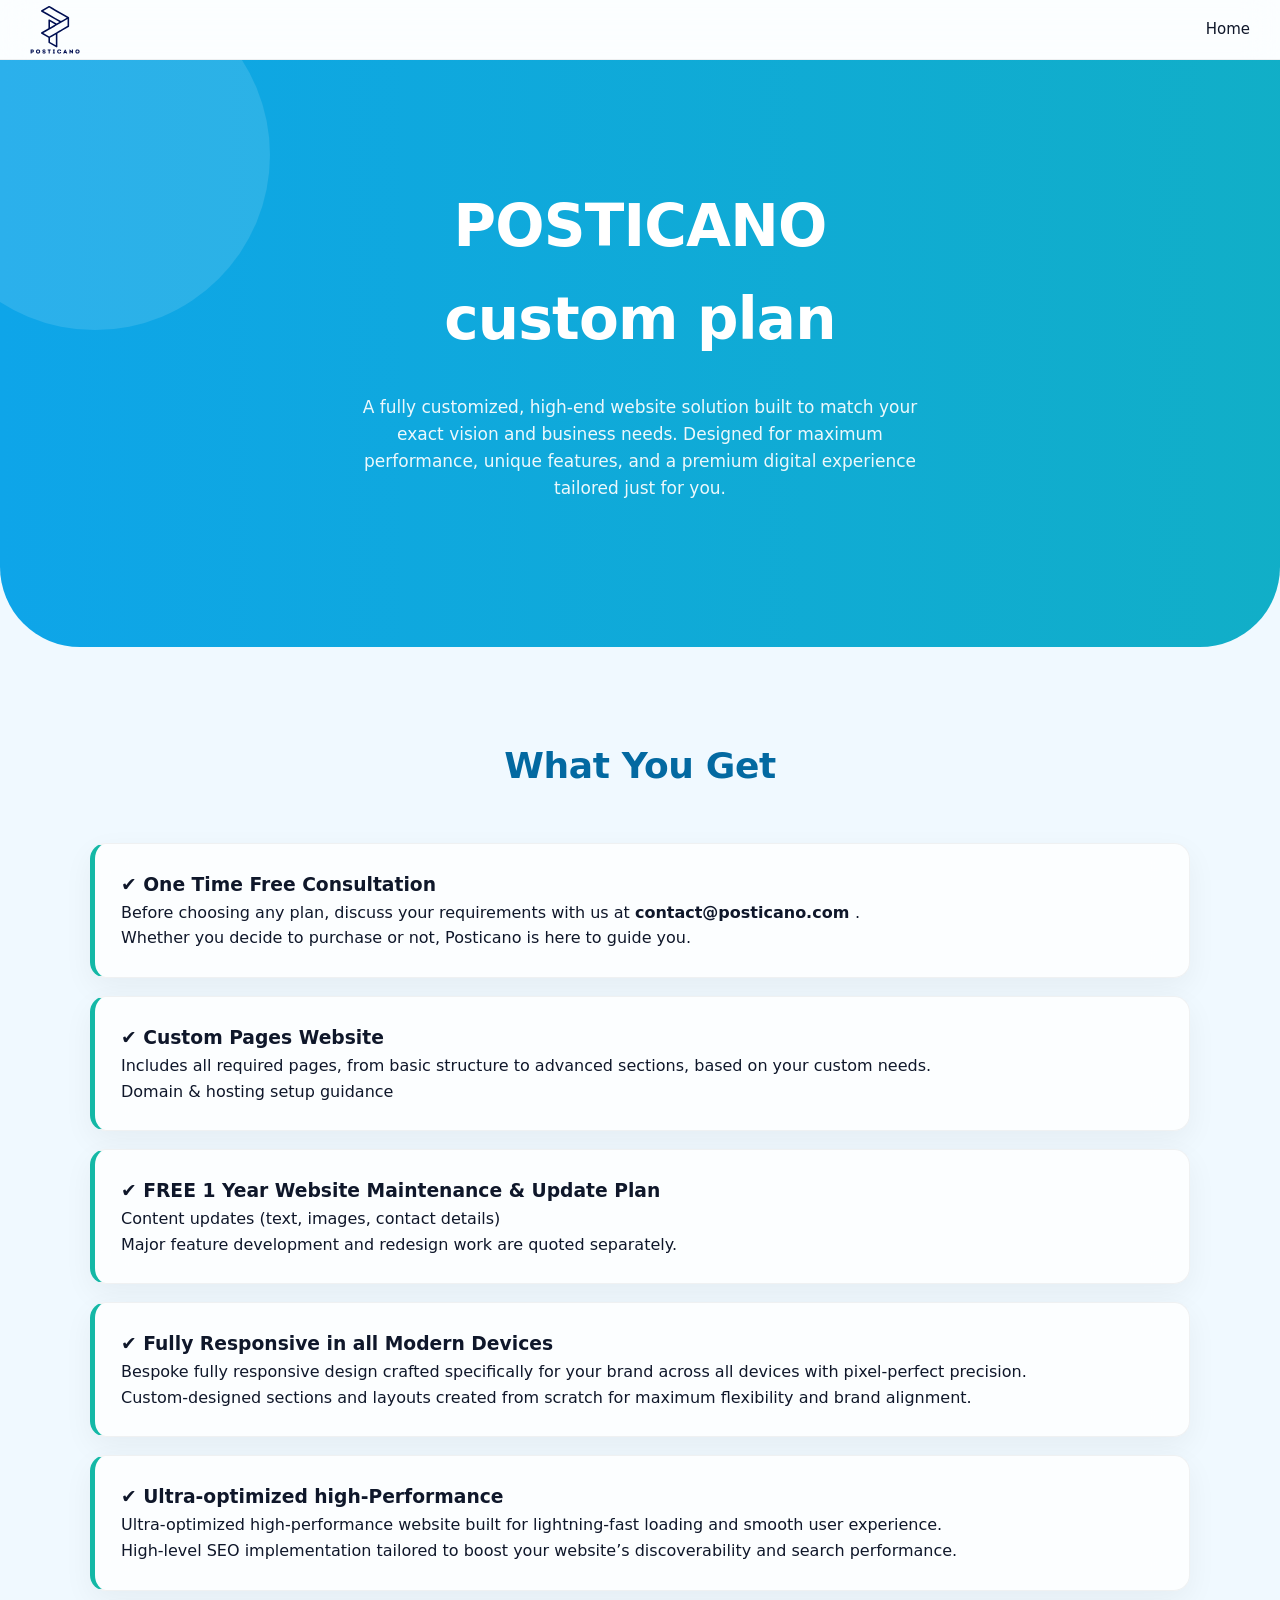
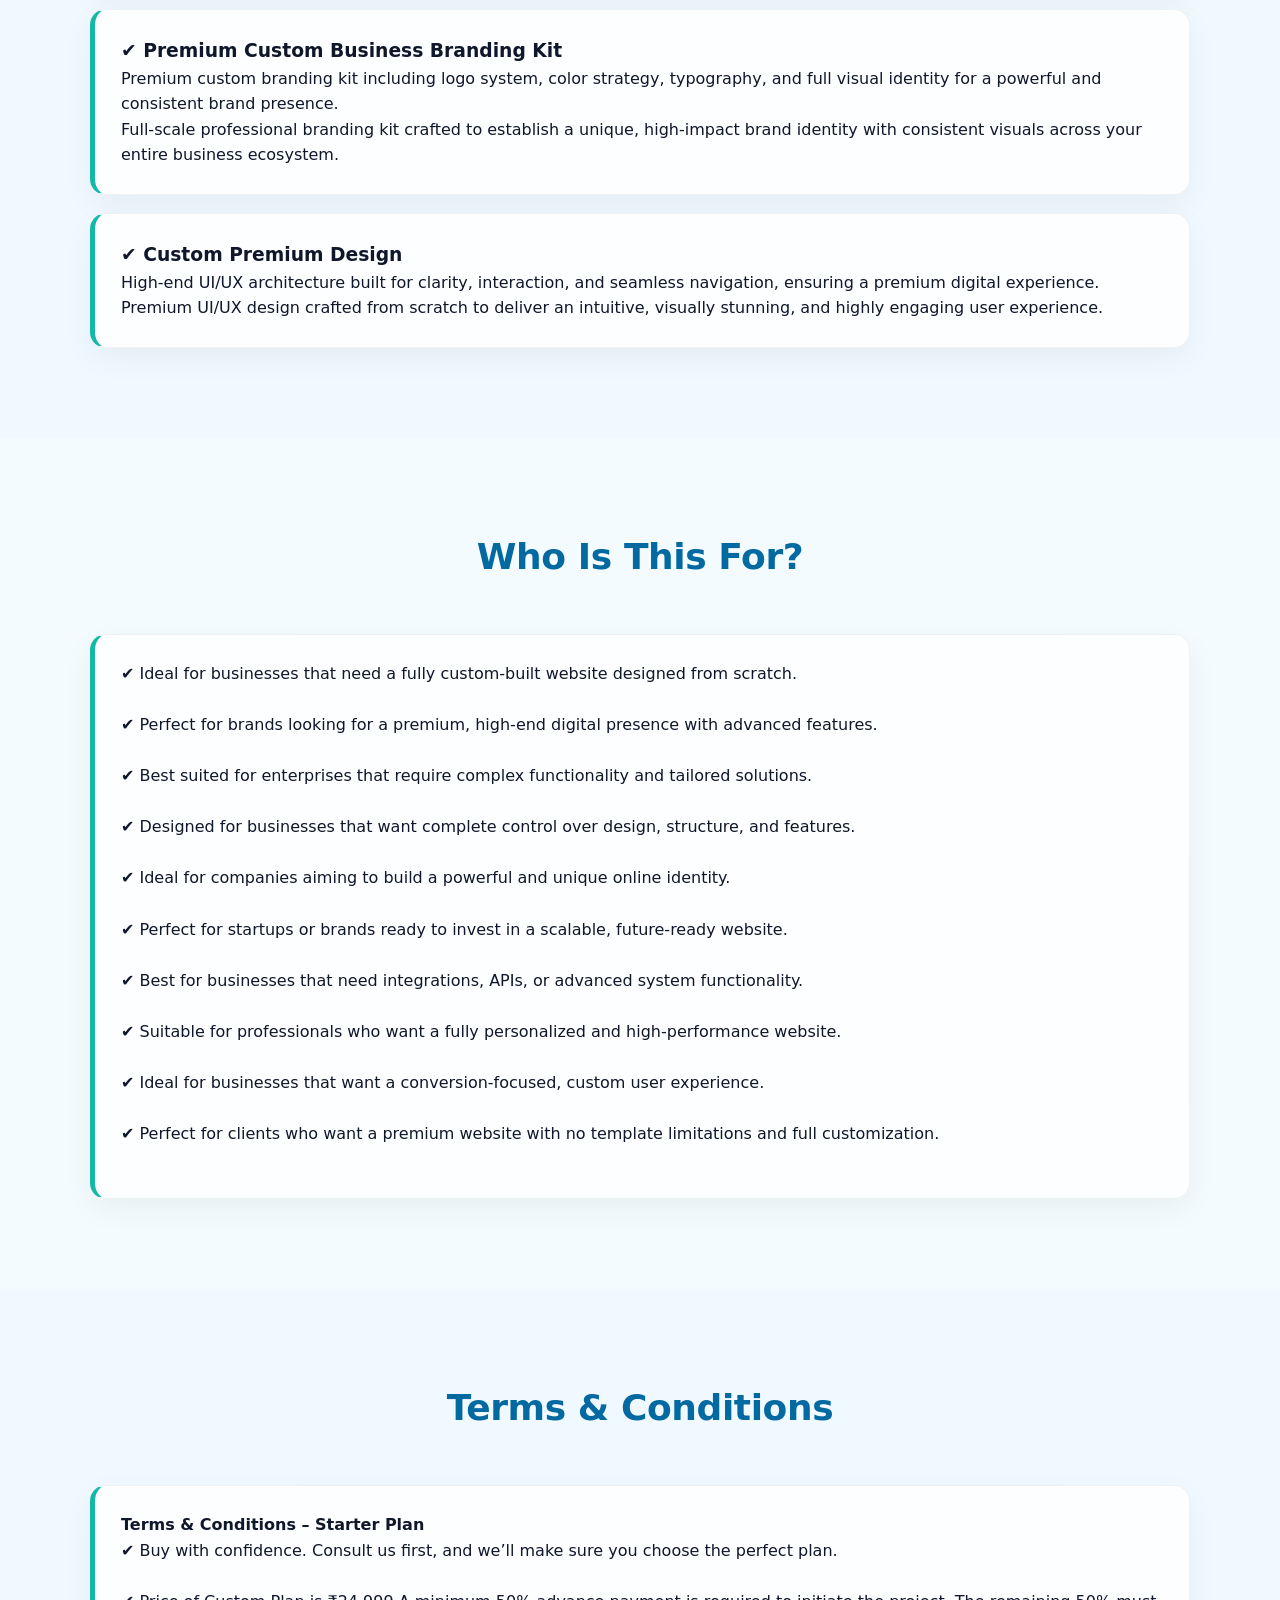
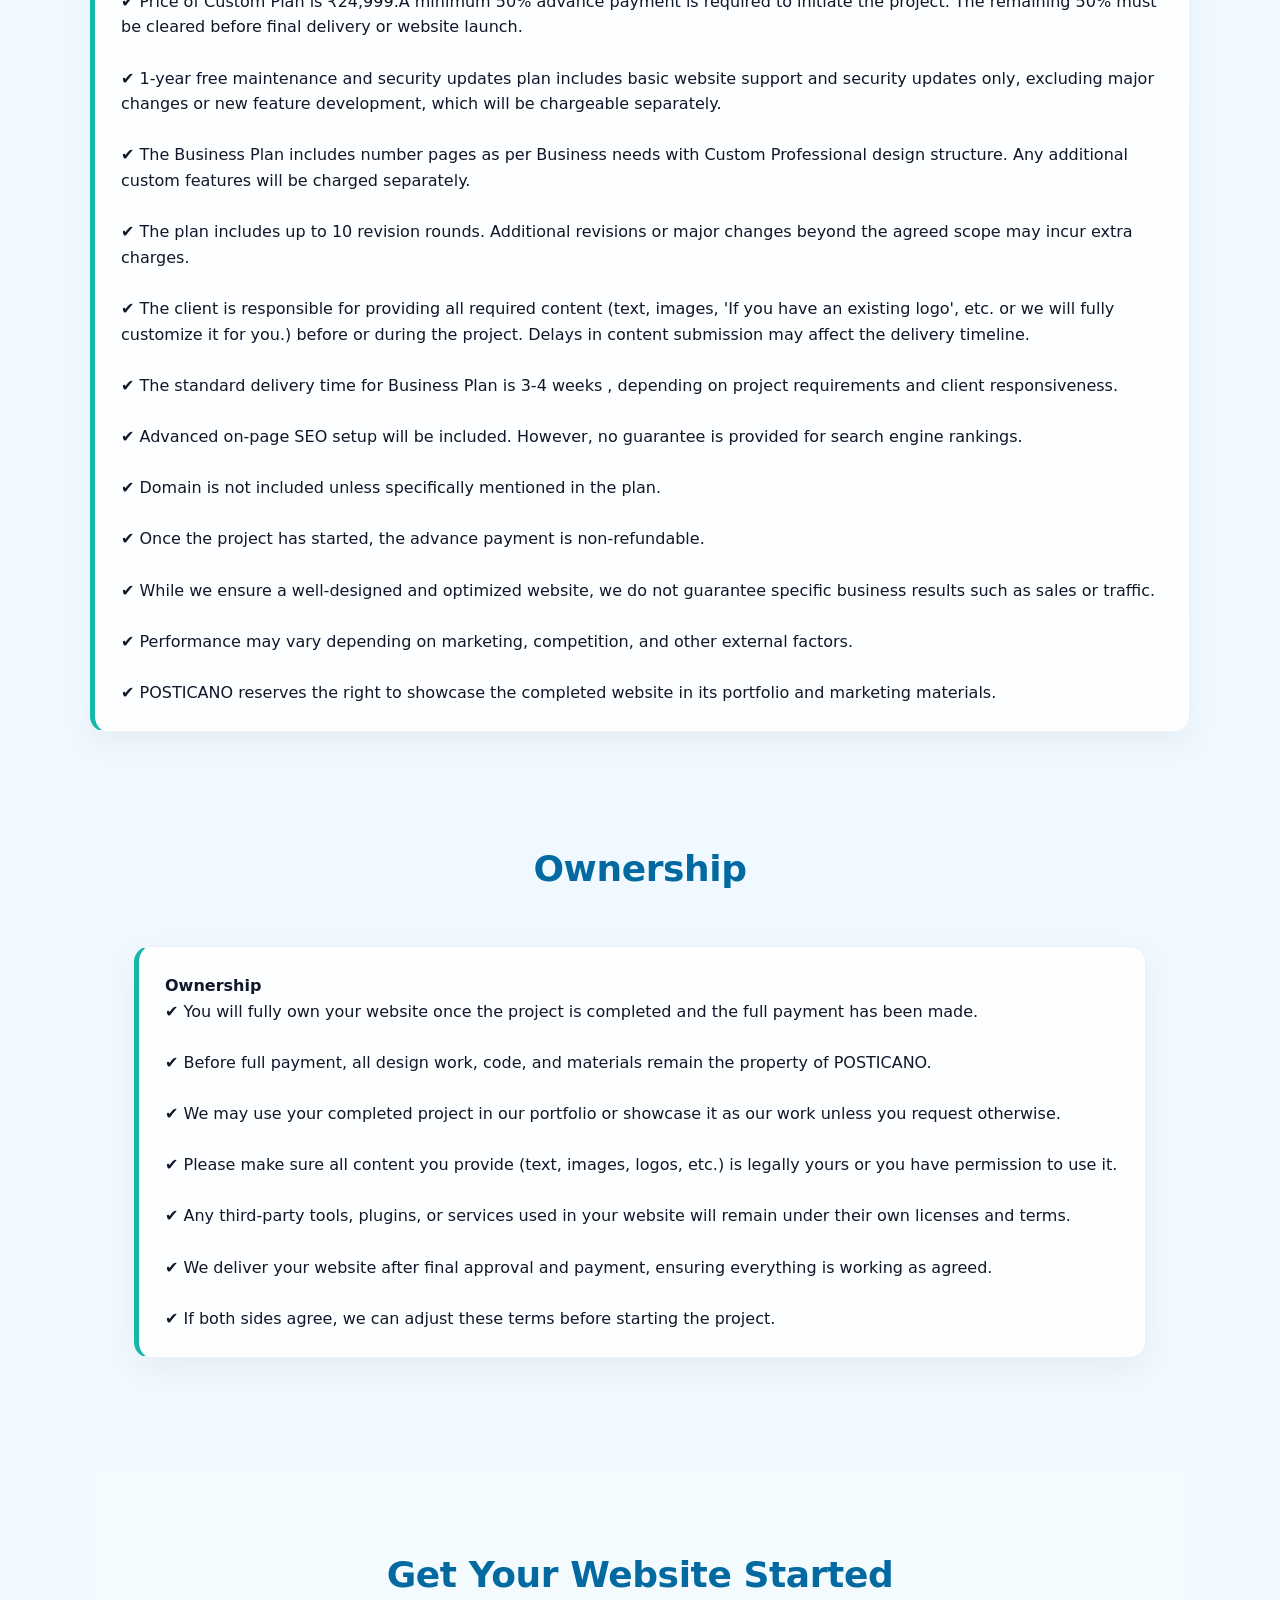
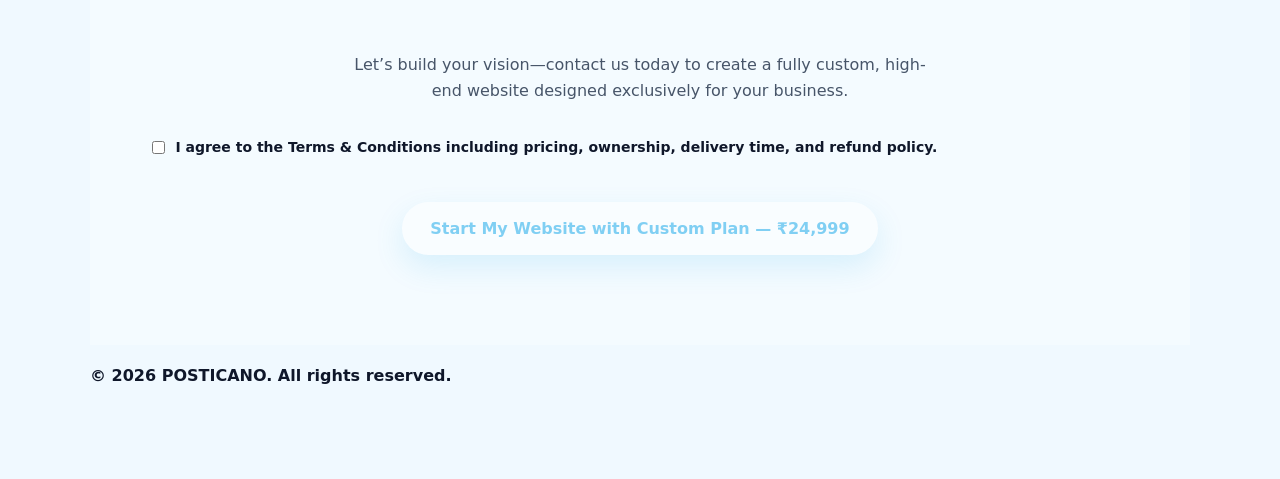
<file: custom.html>
<!DOCTYPE html>
<html lang="en">
<head>
  <meta charset="UTF-8" />
  <meta name="viewport" content="width=device-width, initial-scale=1.0"/>

  <title>POSTICANO custom plan</title>

  <link rel="stylesheet" href="style.css">

<link rel="manifest" href="/manifest.json">

<meta name="theme-color" content="#0EA5E9">

<link rel="apple-touch-icon" href="/icons/icon-192.png">

<meta name="apple-mobile-web-app-capable" content="yes">

<meta name="apple-mobile-web-app-status-bar-style" content="default">

  
  <!-- Google tag (gtag.js) -->
<script async src="https://www.googletagmanager.com/gtag/js?id=G-PV6RDP1KFN"></script>
<script>
  window.dataLayer = window.dataLayer || [];
  function gtag(){dataLayer.push(arguments);}
  gtag('js', new Date());

  gtag('config', 'G-PV6RDP1KFN');
</script>
</head>

<body>

  <!-- NAVBAR (MINIMAL) -->
  <nav>
    <a href="/" class="logo">
      <img src="logo.svg" alt="Logo">
    </a>

    <a href="index.html">Home</a>
  </nav>

  <!-- HERO -->
  <header class="hero" style="padding:120px 20px;">
    <div class="container reveal">

      <h1>POSTICANO<br>custom plan</h1>

      <p>
        A fully customized, high-end website solution built to match your exact vision and business needs.
        Designed for maximum performance, unique features, and a premium digital experience tailored just for you.
      </p>

      

    </div>
  </header>

  <!-- BENEFITS -->
  <section>
    <div class="container reveal">

      <h2>What You Get</h2>

      <div class="service-box">
        <h3>✔ One Time Free Consultation</h3>
        <p>Before choosing any plan, discuss your requirements with us at <b>contact@posticano.com </b>.</p>
        <p>Whether you decide to purchase or not, Posticano is here to guide you.</p>
      </div>
  
      <div class="service-box">
        <h3>✔ Custom Pages Website</h3>
        <p>Includes all required pages, from basic structure to advanced sections, based on your custom needs.</p>
        <p>Domain & hosting setup guidance</p>
      </div>


      <div class="service-box">
        <h3>✔ FREE 1 Year Website Maintenance & Update Plan</h3>
        <p>Content updates (text, images, contact details)</p>
        <p>Major feature development and redesign work are quoted separately.</p>
      </div>

      
      <div class="service-box">
        <h3>✔ Fully Responsive in all Modern Devices</h3>
        <p>Bespoke fully responsive design crafted specifically for your brand across all devices with pixel-perfect precision.</p>
        <p>Custom-designed sections and layouts created from scratch for maximum flexibility and brand alignment.</p>
      </div>

      <div class="service-box">
        <h3>✔ Ultra-optimized high-Performance </h3>
        <p>Ultra-optimized high-performance website built for lightning-fast loading and smooth user experience.</p>
        <p>High-level SEO implementation tailored to boost your website’s discoverability and search performance.<p>
      </div>

      <div class="service-box">
        <h3>✔ Premium Custom Business Branding Kit</h3>
        <p>Premium custom branding kit including logo system, color strategy, typography, and full visual identity for a powerful and consistent brand presence.</p>
        <p>Full-scale professional branding kit crafted to establish a unique, high-impact brand identity with consistent visuals across your entire business ecosystem.</p>
      </div>

      <div class="service-box">
        <h3>✔ Custom Premium Design </h3>
        <p>High-end UI/UX architecture built for clarity, interaction, and seamless navigation, ensuring a premium digital experience.</p>
        <p>Premium UI/UX design crafted from scratch to deliver an intuitive, visually stunning, and highly engaging user experience.</p>
      </div>

    </div>
  </section>

  <!-- WHO IS THIS FOR -->
  <section>
    <div class="container reveal">

      <h2>Who Is This For?</h2>

      <div class="service-box">
        <p>
          ✔ Ideal for businesses that need a fully custom-built website designed from scratch.<br><br>


          ✔ Perfect for brands looking for a premium, high-end digital presence with advanced features.<br><br>


          ✔ Best suited for enterprises that require complex functionality and tailored solutions.<br><br>


          ✔ Designed for businesses that want complete control over design, structure, and features.<br><br>


          ✔ Ideal for companies aiming to build a powerful and unique online identity.<br><br>


          ✔ Perfect for startups or brands ready to invest in a scalable, future-ready website.<br><br>


          ✔ Best for businesses that need integrations, APIs, or advanced system functionality.<br><br>


          ✔ Suitable for professionals who want a fully personalized and high-performance website.<br><br>


          ✔ Ideal for businesses that want a conversion-focused, custom user experience.<br><br>


          ✔ Perfect for clients who want a premium website with no template limitations and full customization.<br><br>


        </p>
      </div>

    </div>
  </section>

  <!-- TERMS -->
  <section>
    <div class="container reveal">

      <h2>Terms & Conditions</h2>

      <div class="service-box">
        <p><b>Terms & Conditions – Starter Plan</b></p>

<p>
✔ Buy with confidence. Consult us first, and we’ll make sure you choose the perfect plan.<br><br>

✔ Price of Custom Plan is ₹24,999.A minimum 50% advance payment is required to initiate the project. The remaining 50% must be cleared before final delivery or website launch.<br><br>

✔ 1-year free maintenance and security updates plan includes basic website support and security updates only, excluding major changes or new feature development, which will be chargeable separately.<br><br>
  
✔ The Business Plan includes number pages as per Business needs with Custom Professional design structure. Any additional custom features will be charged separately.<br><br>

✔ The plan includes up to 10 revision rounds. Additional revisions or major changes beyond the agreed scope may incur extra charges.<br><br>

✔ The client is responsible for providing all required content (text, images, 'If you have an existing logo', etc. or we will fully customize it for you.) before or during the project. Delays in content submission may affect the delivery timeline.<br><br>

✔ The standard delivery time for Business Plan is 3-4 weeks , depending on project requirements and client responsiveness.<br><br>

✔ Advanced on-page SEO setup will be included. However, no guarantee is provided for search engine rankings.<br><br>

✔ Domain is not included unless specifically mentioned in the plan.<br><br>

✔ Once the project has started, the advance payment is non-refundable.<br><br>

✔ While we ensure a well-designed and optimized website, we do not guarantee specific business results such as sales or traffic.<br><br>

✔ Performance may vary depending on marketing, competition, and other external factors.<br><br>

✔ POSTICANO reserves the right to showcase the completed website in its portfolio and marketing materials.

</p>     </div>

<!-- OWNERSHIP -->
  <section>
    <div class="container reveal">

      <h2>Ownership</h2>

      <div class="service-box">
        <p><b>Ownership</b></p>


<p>
✔ You will fully own your website once the project is completed and the full payment has been made.<br><br>

✔ Before full payment, all design work, code, and materials remain the property of POSTICANO.<br><br>

✔ We may use your completed project in our portfolio or showcase it as our work unless you request otherwise.<br><br>

✔ Please make sure all content you provide (text, images, logos, etc.) is legally yours or you have permission to use it.<br><br>

✔ Any third-party tools, plugins, or services used in your website will remain under their own licenses and terms.<br><br>

✔ We deliver your website after final approval and payment, ensuring everything is working as agreed.<br><br>

✔ If both sides agree, we can adjust these terms before starting the project.
</p>


    </div>
  </section>

  <!-- FINAL CTA -->
  <section class="final-cta">
    <div class="container reveal">

      <h2>Get Your Website Started</h2>

      <p>
        Let’s build your vision—contact us today to create a fully custom, high-end website designed exclusively for your business.
      </p>


<label style="display:flex; align-items:center; gap:10px; margin:15px 0; font-size:14px;">
  <input type="checkbox" id="agreeTerms">
  <b>I agree to the Terms & Conditions including pricing, ownership, delivery time, and refund policy.<b>
</label>


      <a id="buyBtn" href="#" data-link="https://rzp.io/rzp/ReTWBLVQ" class="btn primary disabled-btn">
  Start My Website with Custom Plan — ₹24,999
</a>

    </div>
  </section>

  <!-- FOOTER -->
  
    <p><b>© 2026 POSTICANO. All rights reserved.<b></p>
  

  <script src="script.js"></script>

</body>
</html>
</file>
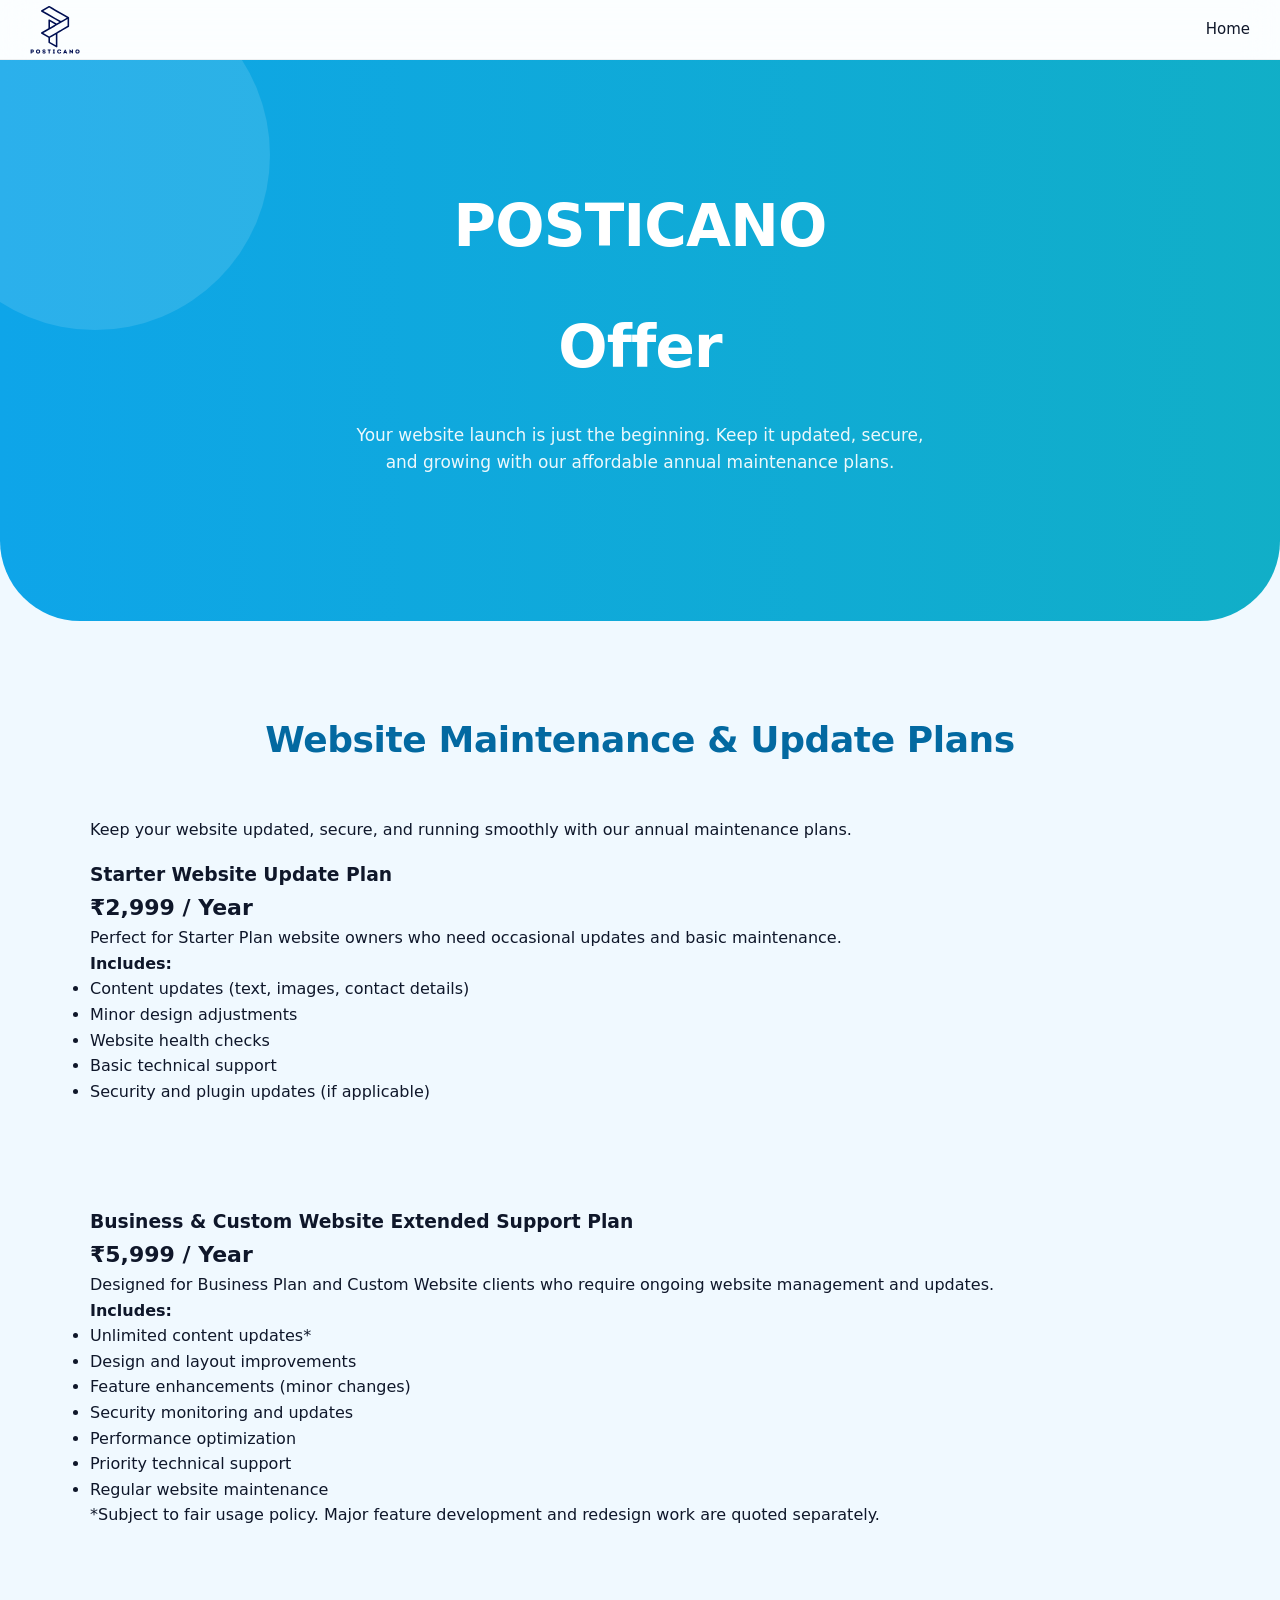
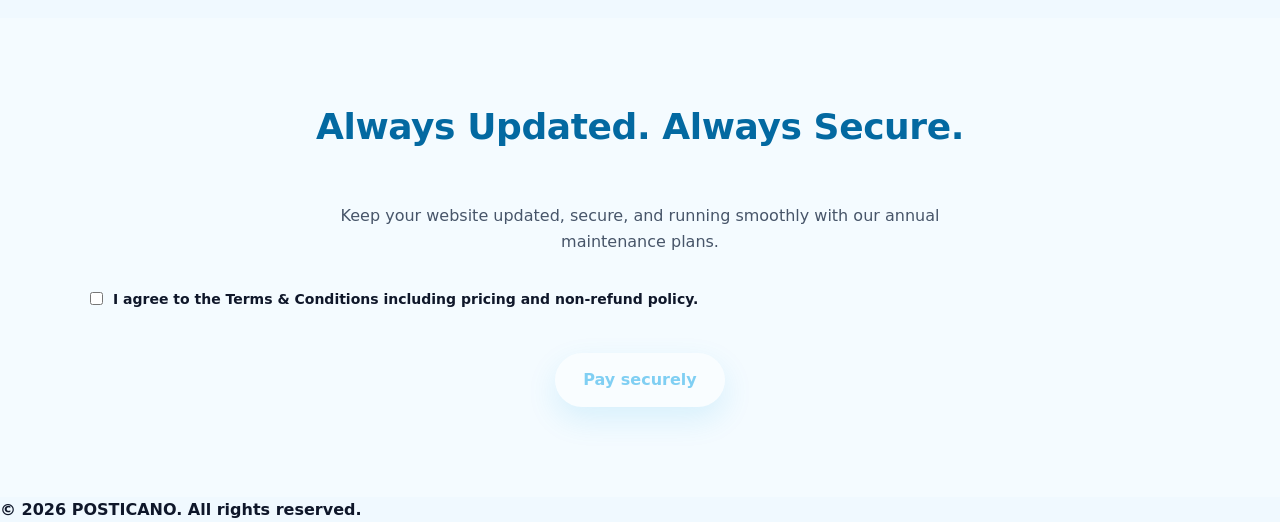
<file: offer.html>
<!DOCTYPE html>
<html lang="en">
<head>
  <meta charset="UTF-8" />
  <meta name="viewport" content="width=device-width, initial-scale=1.0"/>

  <title>offer</title>

  <link rel="stylesheet" href="style.css">

<link rel="manifest" href="/manifest.json">

<meta name="theme-color" content="#0EA5E9">

<link rel="apple-touch-icon" href="/icons/icon-192.png">

<meta name="apple-mobile-web-app-capable" content="yes">

<meta name="apple-mobile-web-app-status-bar-style" content="default">

  
  <!-- Google tag (gtag.js) -->
<script async src="https://www.googletagmanager.com/gtag/js?id=G-PV6RDP1KFN"></script>
<script>
  window.dataLayer = window.dataLayer || [];
  function gtag(){dataLayer.push(arguments);}
  gtag('js', new Date());

  gtag('config', 'G-PV6RDP1KFN');
</script>
</head>

<body>

  <!-- NAVBAR (MINIMAL) -->
  <nav>
    <a href="/" class="logo">
      <img src="logo.svg" alt="Logo">
    </a>

    <a href="index.html">Home</a>
  </nav>

  <!-- HERO -->
  <header class="hero" style="padding:120px 20px;">
    <div class="container reveal">

      <h1>POSTICANO</h1>
      <h1>Offer</h1>

      <p>
        Your website launch is just the beginning. Keep it updated, secure, and growing with our affordable annual maintenance plans.
      </p>

      

    </div>
  </header>

  
  <!-- TERMS -->
<section class="maintenance-plans">
    <div class="container">
        <h2>Website Maintenance & Update Plans</h2>
        <p class="section-description">
            Keep your website updated, secure, and running smoothly with our annual maintenance plans.
        </p>

        <div class="plans-grid">

            <!-- Starter Plan -->
            <div class="plan-card">
                <h3>Starter Website Update Plan</h3>
                <div class="price">₹2,999 <span>/ Year</span></div>
                <p class="plan-description">
                    Perfect for Starter Plan website owners who need occasional updates and basic maintenance.
                </p>

                <h4>Includes:</h4>
                <ul>
                    <li>Content updates (text, images, contact details)</li>
                    <li>Minor design adjustments</li>
                    <li>Website health checks</li>
                    <li>Basic technical support</li>
                    <li>Security and plugin updates (if applicable)</li><br><br>
                </ul>
            </div>

            <!-- Business Plan -->
            <div class="plan-card">
                <br><br><h3>Business & Custom Website Extended Support Plan</h3>
                <div class="price">₹5,999 <span>/ Year</span></div>
                <p class="plan-description">
                    Designed for Business Plan and Custom Website clients who require ongoing website management and updates.
                </p>

                <h4>Includes:</h4>
                <ul>
                    <li>Unlimited content updates*</li>
                    <li>Design and layout improvements</li>
                    <li>Feature enhancements (minor changes)</li>
                    <li>Security monitoring and updates</li>
                    <li>Performance optimization</li>
                    <li>Priority technical support</li>
                    <li>Regular website maintenance</li>
                </ul>

                <p class="note">
                    *Subject to fair usage policy. Major feature development and redesign work are quoted separately.
                </p>
            </div>

        </div>
    </div>
</section>
  <!-- FINAL CTA -->
  <section class="final-cta">
    <div class="container reveal">

      <h2>Always Updated. Always Secure.</h2>

      <p>
        Keep your website updated, secure, and running smoothly with our annual maintenance plans.
      </p>


<label style="display:flex; align-items:center; gap:10px; margin:15px 0; font-size:14px;">
  <input type="checkbox" id="agreeTerms">
  <b>I agree to the Terms & Conditions including pricing and non-refund policy.<b>
</label>


      <a id="buyBtn" href="#" data-link="https://rzp.io/rzp/Z2NOxZt" class="btn primary disabled-btn">
      Pay securely
</a>

    </div>
  </section>

  <!-- FOOTER -->
  
    <p><b>© 2026 POSTICANO. All rights reserved.<b></p>
  

  <script src="script.js"></script>

</body>
</html>
</file>
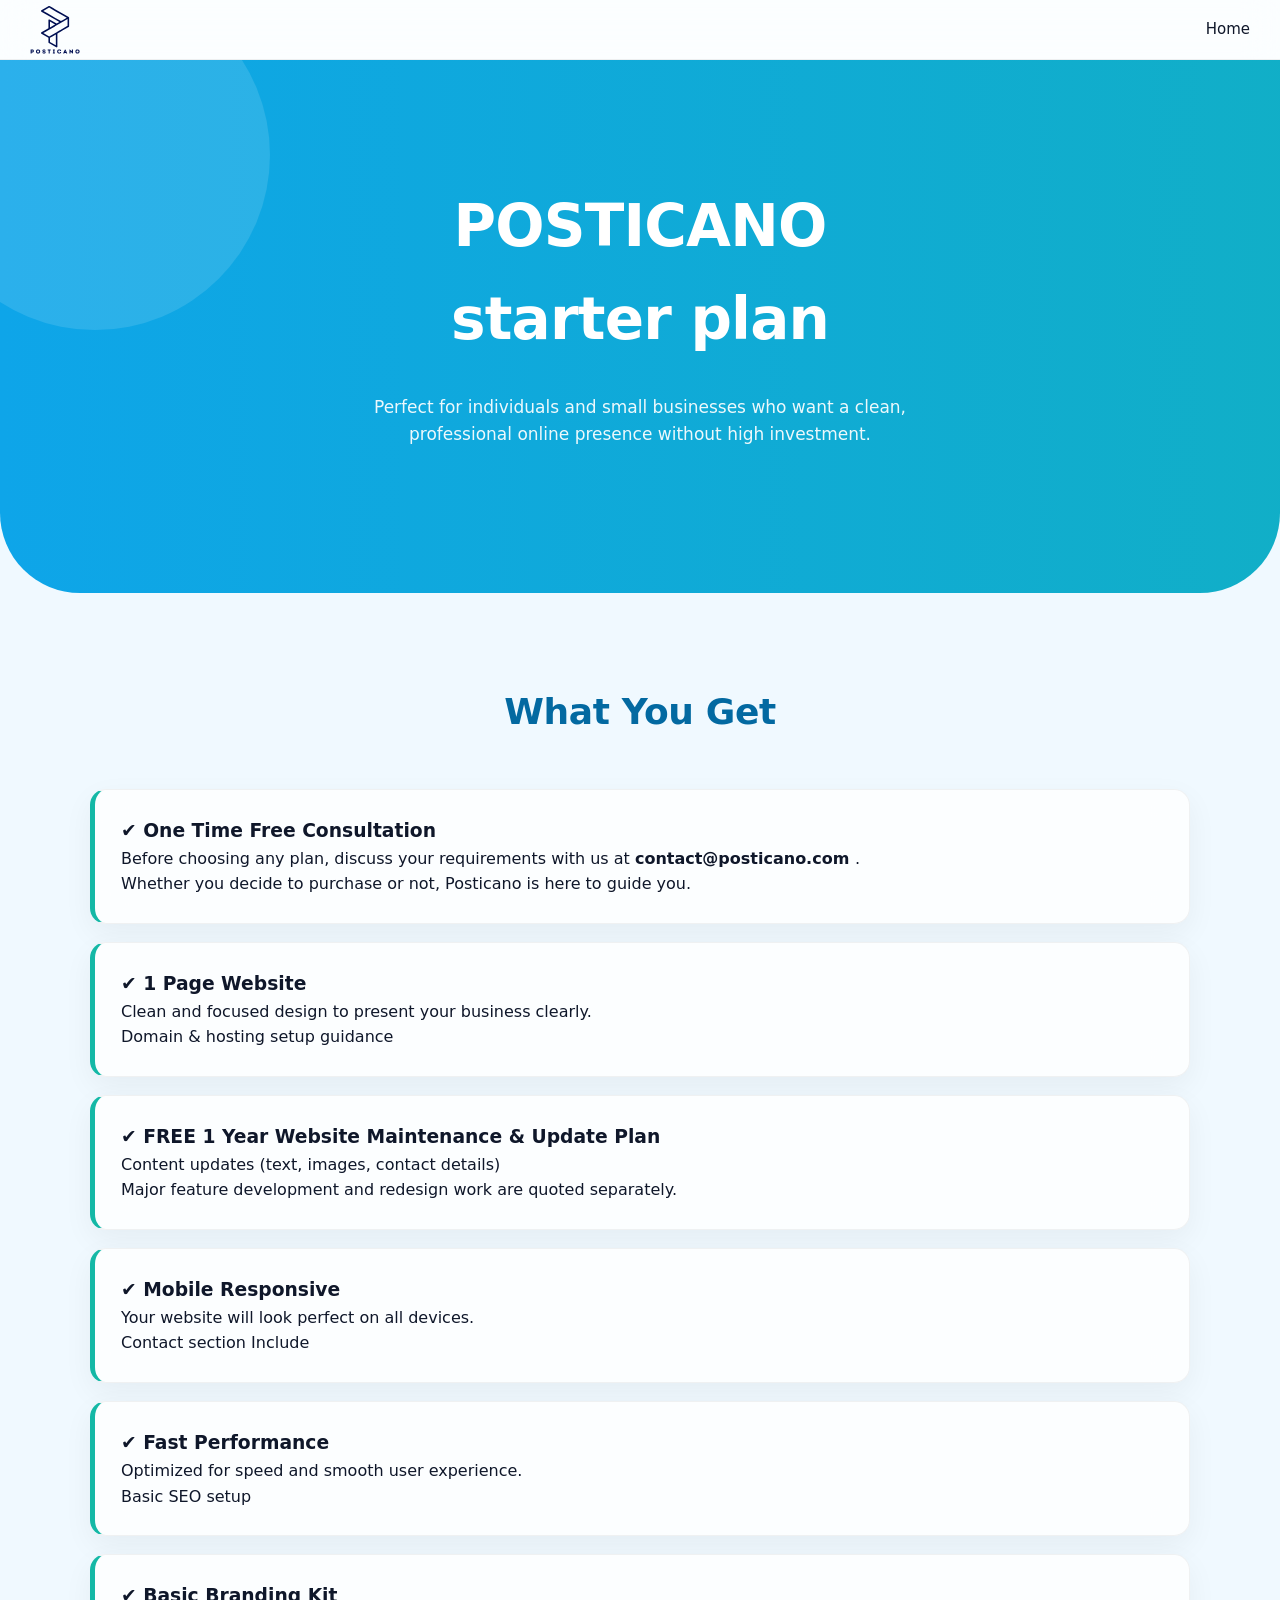
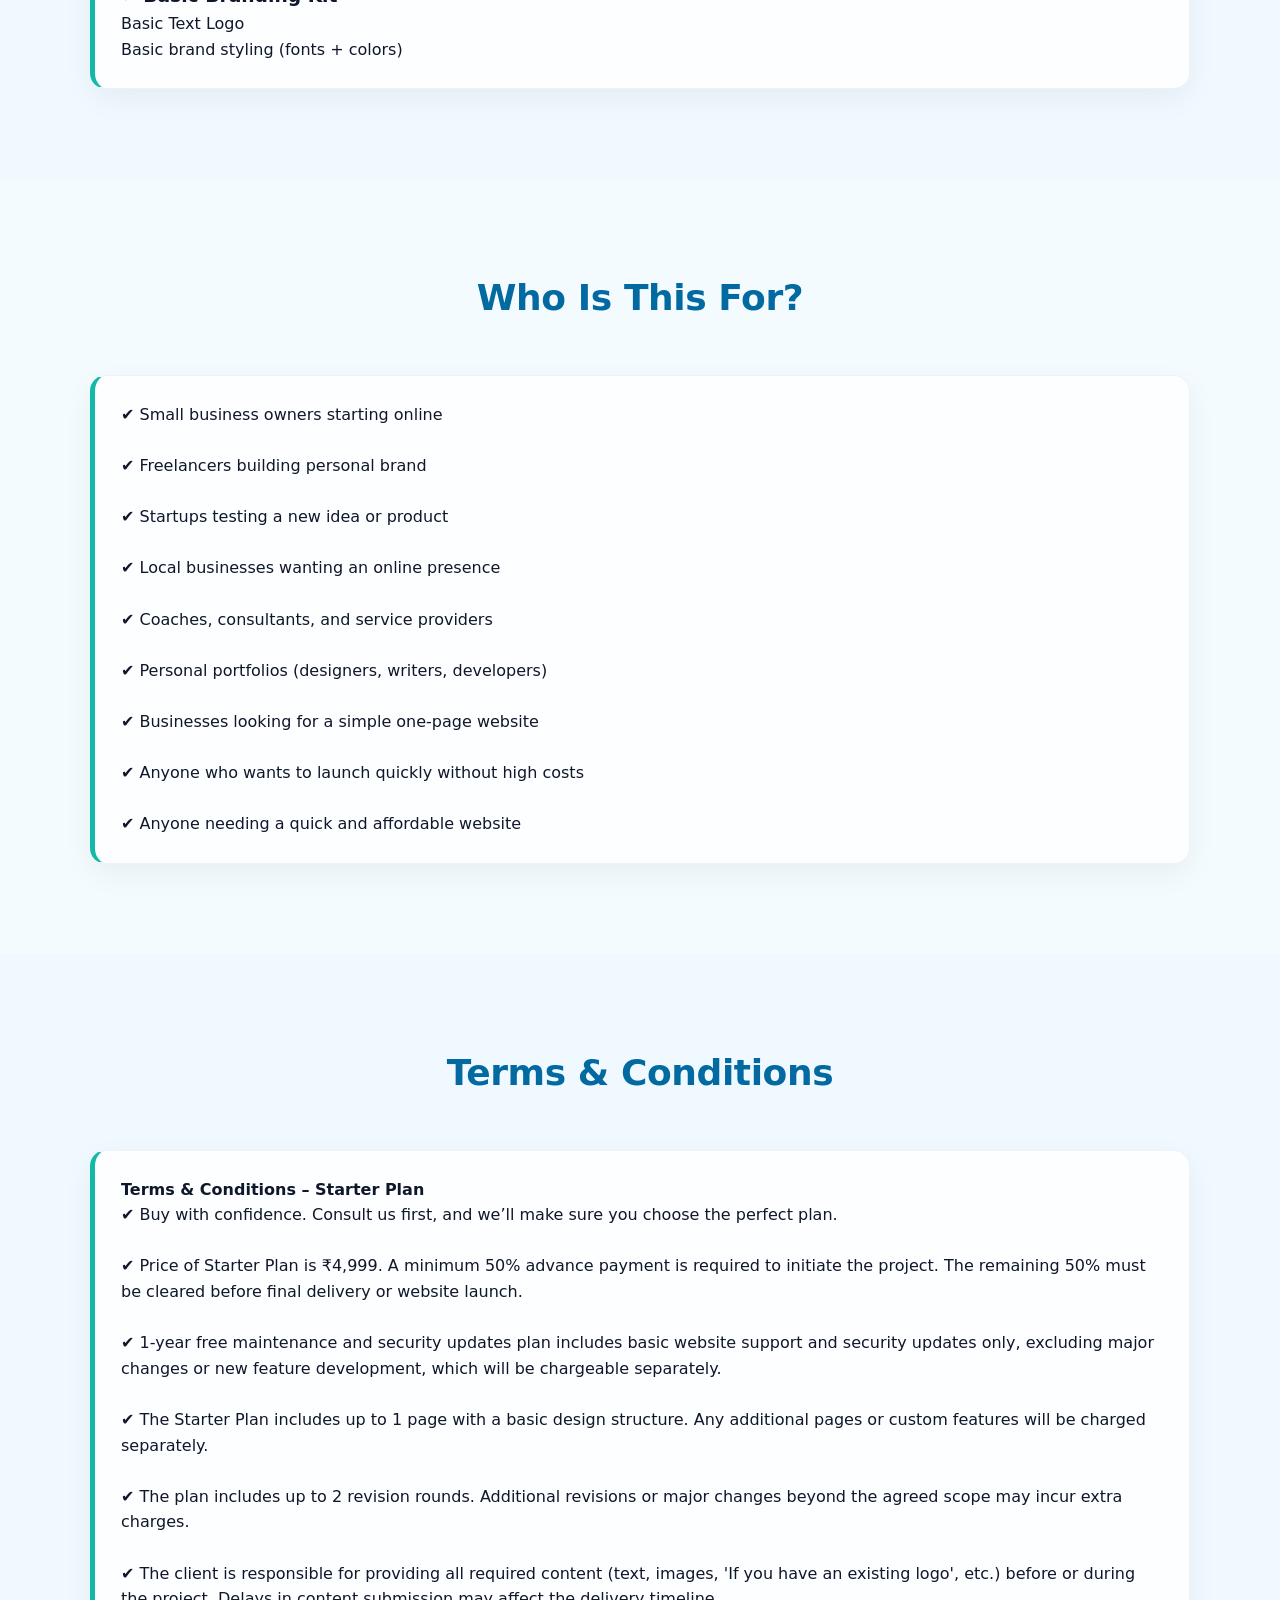
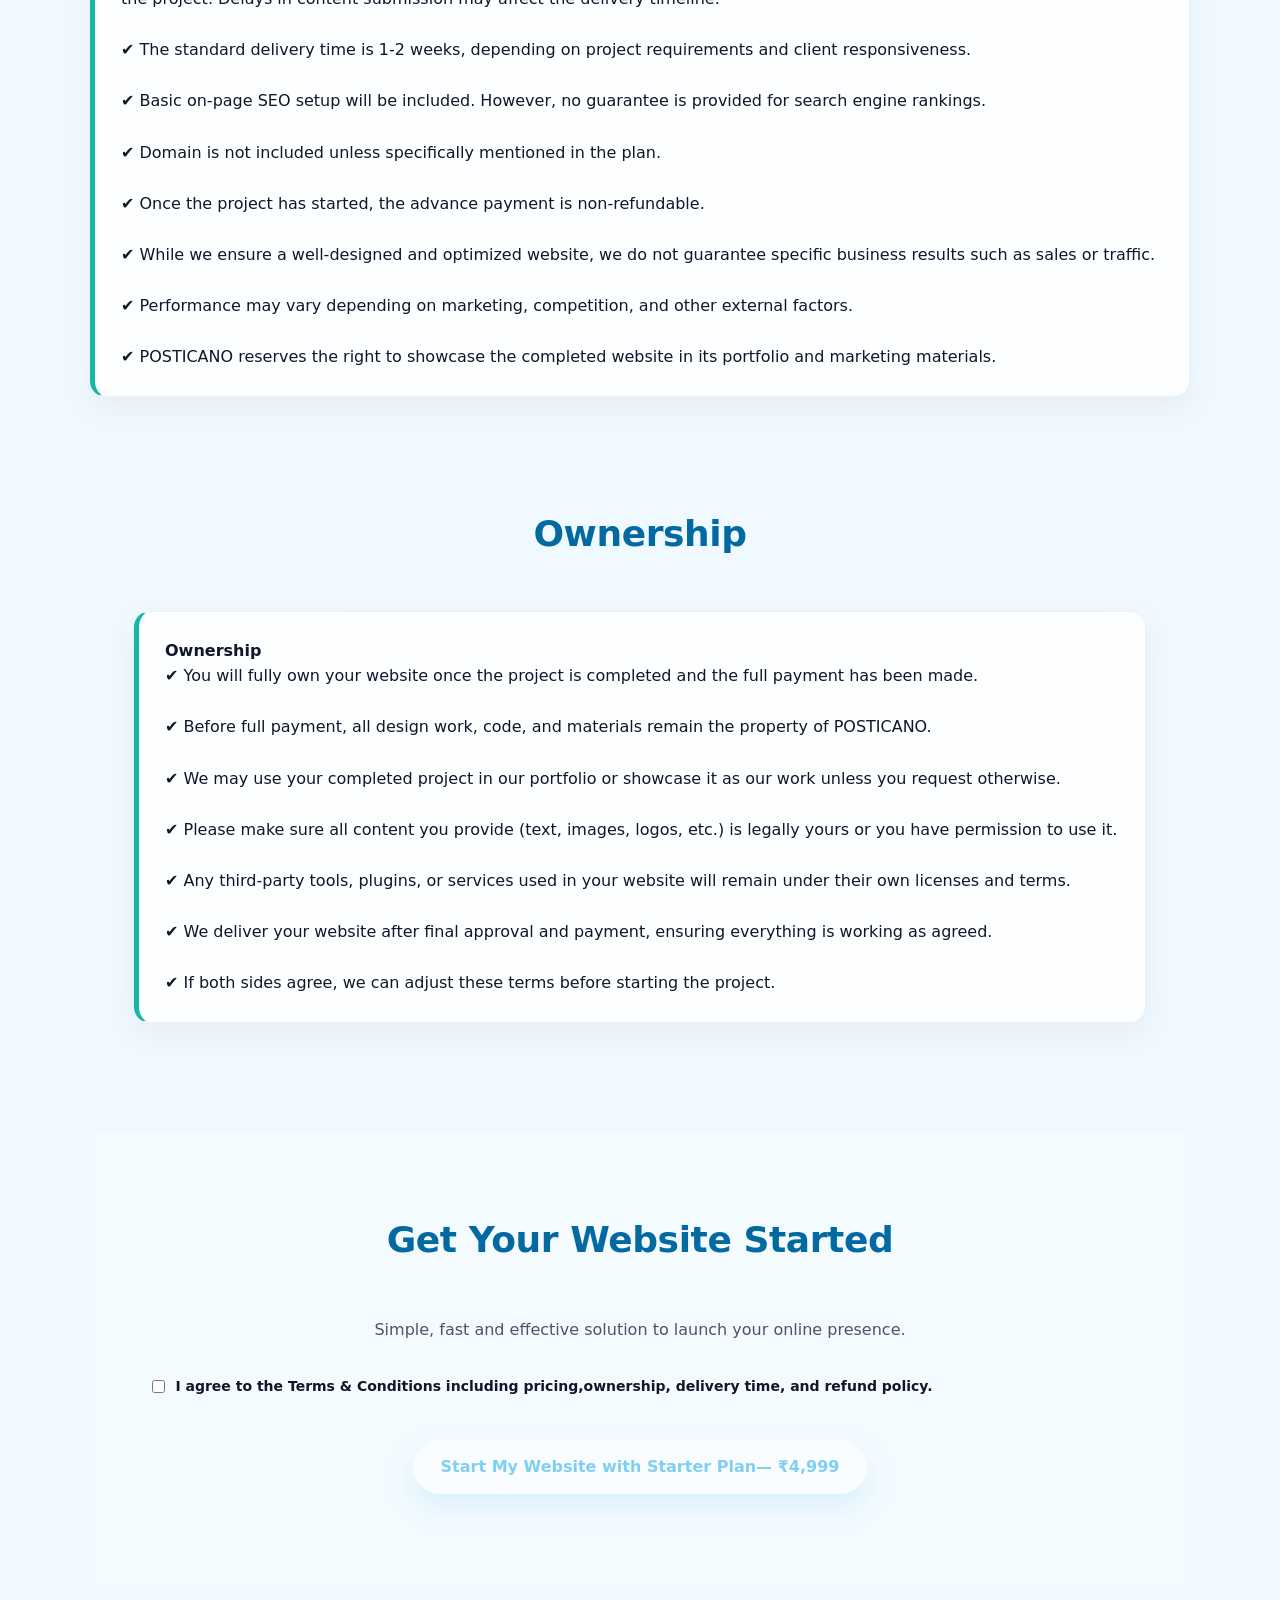
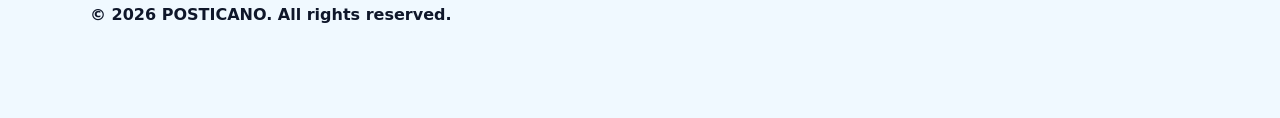
<file: starter.html>
<!DOCTYPE html>
<html lang="en">
<head>
  <meta charset="UTF-8" />
  <meta name="viewport" content="width=device-width, initial-scale=1.0"/>

  <title>POSTICANO starter plan</title>

  <link rel="stylesheet" href="style.css">

<link rel="manifest" href="posticano/manifest.json">

<meta name="theme-color" content="#0EA5E9">

<link rel="apple-touch-icon" href="posticano/icons/icon-192.png">

<meta name="apple-mobile-web-app-capable" content="yes">

<meta name="apple-mobile-web-app-status-bar-style" content="default">

  
  <!-- Google tag (gtag.js) -->
<script async src="https://www.googletagmanager.com/gtag/js?id=G-PV6RDP1KFN"></script>
<script>
  window.dataLayer = window.dataLayer || [];
  function gtag(){dataLayer.push(arguments);}
  gtag('js', new Date());

  gtag('config', 'G-PV6RDP1KFN');
</script>
</head>

<body>

  <!-- NAVBAR (MINIMAL) -->
  <nav>
    <a href="/" class="logo">
      <img src="logo.svg" alt="Logo">
    </a>

    <a href="index.html">Home</a>
  </nav>

  <!-- HERO -->
  <header class="hero" style="padding:120px 20px;">
    <div class="container reveal">

      <h1>POSTICANO<br>starter plan</h1>

      <p>
        Perfect for individuals and small businesses who want a clean,
        professional online presence without high investment.
      </p>

      

    </div>
  </header>

  <!-- BENEFITS -->
  <section>
    <div class="container reveal">

      <h2>What You Get</h2>

      <div class="service-box">
        <h3>✔ One Time Free Consultation</h3>
        <p>Before choosing any plan, discuss your requirements with us at <b>contact@posticano.com </b>.</p>
        <p>Whether you decide to purchase or not, Posticano is here to guide you.</p>
      </div>
  
      <div class="service-box">
        <h3>✔ 1 Page Website</h3>
        <p>Clean and focused design to present your business clearly.</p>
        <p>Domain & hosting setup guidance</p>
      </div>

      <div class="service-box">
        <h3>✔ FREE 1 Year Website Maintenance & Update Plan</h3>
        <p>Content updates (text, images, contact details)</p>
        <p>Major feature development and redesign work are quoted separately.</p>
      </div>

      <div class="service-box">
        <h3>✔ Mobile Responsive</h3>
        <p>Your website will look perfect on all devices.</p>
        <p>Contact section Include</p>
      </div>

      <div class="service-box">
        <h3>✔ Fast Performance</h3>
        <p>Optimized for speed and smooth user experience.</p>
        <p>Basic SEO setup<p>
      </div>

      <div class="service-box">
        <h3>✔ Basic Branding Kit</h3>
        <p>Basic Text Logo</p>
        <p>Basic brand styling (fonts + colors)</p>
      </div>

    </div>
  </section>

  <!-- WHO IS THIS FOR -->
  <section>
    <div class="container reveal">

      <h2>Who Is This For?</h2>

      <div class="service-box">
        <p>
          ✔ Small business owners starting online<br><br>

          ✔ Freelancers building personal brand<br><br>

          ✔ Startups testing a new idea or product<br><br>

          ✔ Local businesses wanting an online presence<br><br>

          ✔ Coaches, consultants, and service providers<br><br>

          ✔ Personal portfolios (designers, writers, developers)<br><br>

          ✔ Businesses looking for a simple one-page website<br><br>

          ✔ Anyone who wants to launch quickly without high costs</p><br>

          ✔ Anyone needing a quick and affordable website
        </p>
      </div>

    </div>
  </section>

  <!-- TERMS -->
  <section>
    <div class="container reveal">

      <h2>Terms & Conditions</h2>

      <div class="service-box">
        <p><b>Terms & Conditions – Starter Plan</b></p>

<p>
✔ Buy with confidence. Consult us first, and we’ll make sure you choose the perfect plan.<br><br>

✔ Price of Starter Plan is ₹4,999. A minimum 50% advance payment is required to initiate the project. The remaining 50% must be cleared before final delivery or website launch.<br><br>

✔ 1-year free maintenance and security updates plan includes basic website support and security updates only, excluding major changes or new feature development, which will be chargeable separately.<br><br>

✔ The Starter Plan includes up to 1 page with a basic design structure. Any additional pages or custom features will be charged separately.<br><br>

✔ The plan includes up to 2 revision rounds. Additional revisions or major changes beyond the agreed scope may incur extra charges.<br><br>

✔ The client is responsible for providing all required content (text, images, 'If you have an existing logo', etc.) before or during the project. Delays in content submission may affect the delivery timeline.<br><br>

✔ The standard delivery time is 1-2 weeks, depending on project requirements and client responsiveness.<br><br>

✔ Basic on-page SEO setup will be included. However, no guarantee is provided for search engine rankings.<br><br>

✔ Domain is not included unless specifically mentioned in the plan.<br><br>

✔ Once the project has started, the advance payment is non-refundable.<br><br>

✔ While we ensure a well-designed and optimized website, we do not guarantee specific business results such as sales or traffic.<br><br>

✔ Performance may vary depending on marketing, competition, and other external factors.<br><br>

✔ POSTICANO reserves the right to showcase the completed website in its portfolio and marketing materials.

</p>     </div>

<!-- OWNERSHIP -->
  <section>
    <div class="container reveal">

      <h2>Ownership</h2>

      <div class="service-box">
        <p><b>Ownership</b></p>


            <p>

          ✔ You will fully own your website once the project is completed and the full payment has been made.<br><br>

          ✔ Before full payment, all design work, code, and materials remain the property of POSTICANO.<br><br>

          ✔ We may use your completed project in our portfolio or showcase it as our work unless you request otherwise.<br><br>

          ✔ Please make sure all content you provide (text, images, logos, etc.) is legally yours or you have permission to use it.<br><br>

          ✔ Any third-party tools, plugins, or services used in your website will remain under their own licenses and terms.<br><br>

          ✔ We deliver your website after final approval and payment, ensuring everything is working as agreed.<br><br>

          ✔ If both sides agree, we can adjust these terms before starting the project.

           </p>     </div>

    </div>
  </section>

  <!-- FINAL CTA -->
  <section class="final-cta">
    <div class="container reveal">

      <h2>Get Your Website Started</h2>

      <p>
        Simple, fast and effective solution to launch your online presence.
      </p>


<label style="display:flex; align-items:center; gap:10px; margin:15px 0; font-size:14px;">
  <input type="checkbox" id="agreeTerms">
  <b>I agree to the Terms & Conditions including pricing,ownership, delivery time, and refund policy.<b>
</label>


      <a id="buyBtn" href="#" data-link="https://rzp.io/rzp/rKyW9JCh" class="btn primary disabled-btn">
      Start My Website with Starter Plan— ₹4,999
</a>

    </div>
  </section>

  <!-- FOOTER -->
  
    <p><b>© 2026 POSTICANO. All rights reserved.<b></p>
  

  <script src="script.js"></script>

</body>
</html>
</file>
<file: style.css>
/* =========================
   GLOBAL RESET
========================= */

* {
  margin: 0;
  padding: 0;
  box-sizing: border-box;
}

html {
  scroll-behavior: smooth;
}

body {
  font-family: system-ui, -apple-system, BlinkMacSystemFont,
               "Segoe UI", Roboto, Helvetica, Arial, sans-serif;

  background: #F0F9FF;
  color: #0F172A;
  line-height: 1.6;
  overflow-x: hidden;
}

/* =========================
   LAYOUT RHYTHM SYSTEM
========================= */

section {
  padding: 90px 0;
}

section:nth-child(even) {
  background: rgba(255,255,255,0.25);
}

.container {
  width: 92%;
  max-width: 1100px;
  margin: auto;

  display: flex;
  flex-direction: column;
  gap: 18px;
}

/* =========================
   PROGRESS BAR
========================= */

#progress-bar {
  position: fixed;
  top: 0;
  left: 0;
  height: 4px;
  width: 0%;
  background: #0EA5E9;
  z-index: 9999;
}

/* =========================
   NAVBAR
========================= */
nav {
  height: 60px;
  padding: 0 20px;
}


nav {
  position: sticky;
  top: 0;
  z-index: 1000;

  display: flex;
  justify-content: space-between;
  align-items: center;

  padding: 6px 20px;

  background: rgba(255,255,255,0.75);
  backdrop-filter: blur(16px);

  border-bottom: 1px solid rgba(0,0,0,0.06);
}

nav a {
  text-decoration: none;
  color: #0F172A;
  margin: 0 10px;
  font-size: 15px;
  line-height: 1;
  transition: 0.3s;
}
nav a:hover {
  color: #0EA5E9;
}

nav a.active {
  color: #0EA5E9;
  font-weight: 600;
}

/* =========================
   HERO
========================= */

.hero {
  background: linear-gradient(270deg, #0EA5E9, #14B8A6, #0EA5E9);
  background-size: 400% 400%;
  animation: gradientFlow 10s ease infinite;

  color: white;
  text-align: center;

  padding: 150px 20px;

  border-bottom-left-radius: 80px;
  border-bottom-right-radius: 80px;

  position: relative;
  overflow: hidden;
}

.hero::before {
  content: "";
  position: absolute;
  width: 350px;
  height: 350px;
  background: rgba(255,255,255,0.12);
  border-radius: 50%;
  top: -80px;
  left: -80px;
}

.hero h1 {
  font-size: clamp(32px, 5vw, 58px);
  font-weight: 700;
  letter-spacing: -0.8px;
  margin-bottom: 10px;
}

.hero p {
  font-size: 17px;
  opacity: 0.92;
  max-width: 600px;
  margin: 0 auto 25px;
}

/* =========================
   BUTTONS
========================= */

.btn {
  display: inline-flex;
  align-items: center;
  justify-content: center;

  padding: 14px 28px;
  margin: 10px;

  border-radius: 50px;

  text-decoration: none;
  font-weight: 600;

  transition: all 0.3s ease;
  cursor: pointer;
}

.primary {
  background: white;
  color: #0EA5E9;
  box-shadow: 0 12px 30px rgba(14,165,233,0.25);
}

.primary:hover {
  transform: translateY(-4px) scale(1.04);
}

.secondary {
  border: 2px solid white;
  color: white;
}

.secondary:hover {
  background: white;
  color: #0EA5E9;
}

.disabled-btn {
  pointer-events: none;
  opacity: 0.5;
  cursor: not-allowed;
}
/* =========================
   HEADINGS
========================= */

h2 {
  text-align: center;
  font-size: clamp(26px, 4vw, 36px);
  margin-bottom: 30px;
  color: #0369A1;
  letter-spacing: -0.4px;
}

h3 {
  font-weight: 600;
}

/* =========================
   CARDS
========================= */

.service-box,
.project-card {
  background: rgba(255,255,255,0.8);
  backdrop-filter: blur(16px);

  padding: 26px;
  border-radius: 16px;

  border: 1px solid rgba(0,0,0,0.05);

  box-shadow: 0 10px 30px rgba(0,0,0,0.05);

  transition: 0.3s ease;
}

.service-box {
  border-left: 5px solid #14B8A6;
}

.project-card {
  border-left: 5px solid #0EA5E9;
}

.service-box:hover,
.project-card:hover {
  transform: translateY(-10px);
  box-shadow: 0 20px 50px rgba(0,0,0,0.12);
}

/* =========================
   CONTACT
========================= */

.contact {
  background: linear-gradient(135deg, #0EA5E9, #0369A1);
  color: white;

  text-align: center;

  padding: 90px 20px;

  border-radius: 40px;

  margin-top: 60px;
}

/* =========================
   PRICING
========================= */

.pricing-table {
  display: grid;
  gap: 24px;
}

@media (min-width: 768px) {
  .pricing-table {
    grid-template-columns: repeat(3, 1fr);
  }
}

.pricing-card {
  background: rgba(255,255,255,0.8);
  backdrop-filter: blur(16px);

  padding: 30px;
  border-radius: 18px;

  border: 1px solid rgba(0,0,0,0.05);

  box-shadow: 0 10px 30px rgba(0,0,0,0.06);

  transition: 0.35s ease;

  display: flex;
  flex-direction: column;
  gap: 12px;
}

.pricing-card:hover {
  transform: translateY(-10px);
  box-shadow: 0 20px 50px rgba(0,0,0,0.12);
}

.featured {
  border: 2px solid #0EA5E9;
  box-shadow: 0 20px 50px rgba(14,165,233,0.25);
}

.price {
  font-size: 22px;
  font-weight: 700;
}

.pricing-card ul {
  list-style: none;
  padding: 0;
}

.pricing-card ul li {
  padding: 6px 0;
  font-size: 14px;
  color: #334155;
}

/* =========================
   URGENCY SECTION
========================= */

.urgency-box {
  background: linear-gradient(135deg, #0EA5E9, #0369A1);
  color: white;

  padding: 40px;
  border-radius: 18px;

  text-align: center;

  animation: pulseBox 3s infinite;
}

.slot {
  background: rgba(255,255,255,0.15);
  padding: 10px;
  margin: 10px 0;
  border-radius: 10px;
}

/* =========================
   FINAL CTA
========================= */

.final-cta {
  text-align: center;
  padding: 80px 20px;
}

.final-cta p {
  max-width: 600px;
  margin: auto;
  color: #475569;
}

/* =========================
   STICKY CTA
========================= */

.sticky-cta {
  position: fixed;
  bottom: 0;
  width: 100%;

  background: #0EA5E9;

  text-align: center;
  padding: 12px;

  z-index: 999;
}

.sticky-cta a {
  color: white;
  text-decoration: none;
  font-weight: 600;
}

/* =========================
   REVEAL ANIMATION
========================= */

.reveal {
  opacity: 0;
  transform: translateY(25px);
  transition: 0.8s ease;
}

.reveal.active {
  opacity: 1;
  transform: translateY(0);
}

/* =========================
   ANIMATIONS
========================= */

@keyframes gradientFlow {
  0% { background-position: 0% 50%; }
  50% { background-position: 100% 50%; }
  100% { background-position: 0% 50%; }
}

@keyframes pulseBox {
  0% { transform: scale(1); }
  50% { transform: scale(1.01); }
  100% { transform: scale(1); }
}

/* =========================
   MOBILE UX POLISH
========================= */

@media (max-width: 768px) {

  nav {
    flex-direction: row;
    gap: 10px;
    text-align: center;
  }

  nav a {
    display: inline-block;
    margin: 6px 8px;
  }

  .hero {
    padding: 110px 20px;
    border-radius: 40px;
  }

  .btn {
    width: 100%;
    max-width: 280px;
    margin-left: auto;
    margin-right: auto;
    display: flex; /* override inline-flex */
  }

  .pricing-table {
    grid-template-columns: 1fr;
  }
}
/* =========================
   FIX PRICING BUTTON ALIGNMENT
========================= */

.pricing-card {
  display: flex;
  flex-direction: column;
}

/* pushes button to bottom */
.pricing-card .btn {
  margin-top: auto;
}

/* ensures equal height behavior */
.pricing-card {
  min-height: 100%;
}


/* =========================
   LOGO UPDATION
========================= */

.logo {
  display: flex;
  align-items: center;
}

.logo img {
  height: 50px;
  width: auto;
  display: block;
}
</file>
